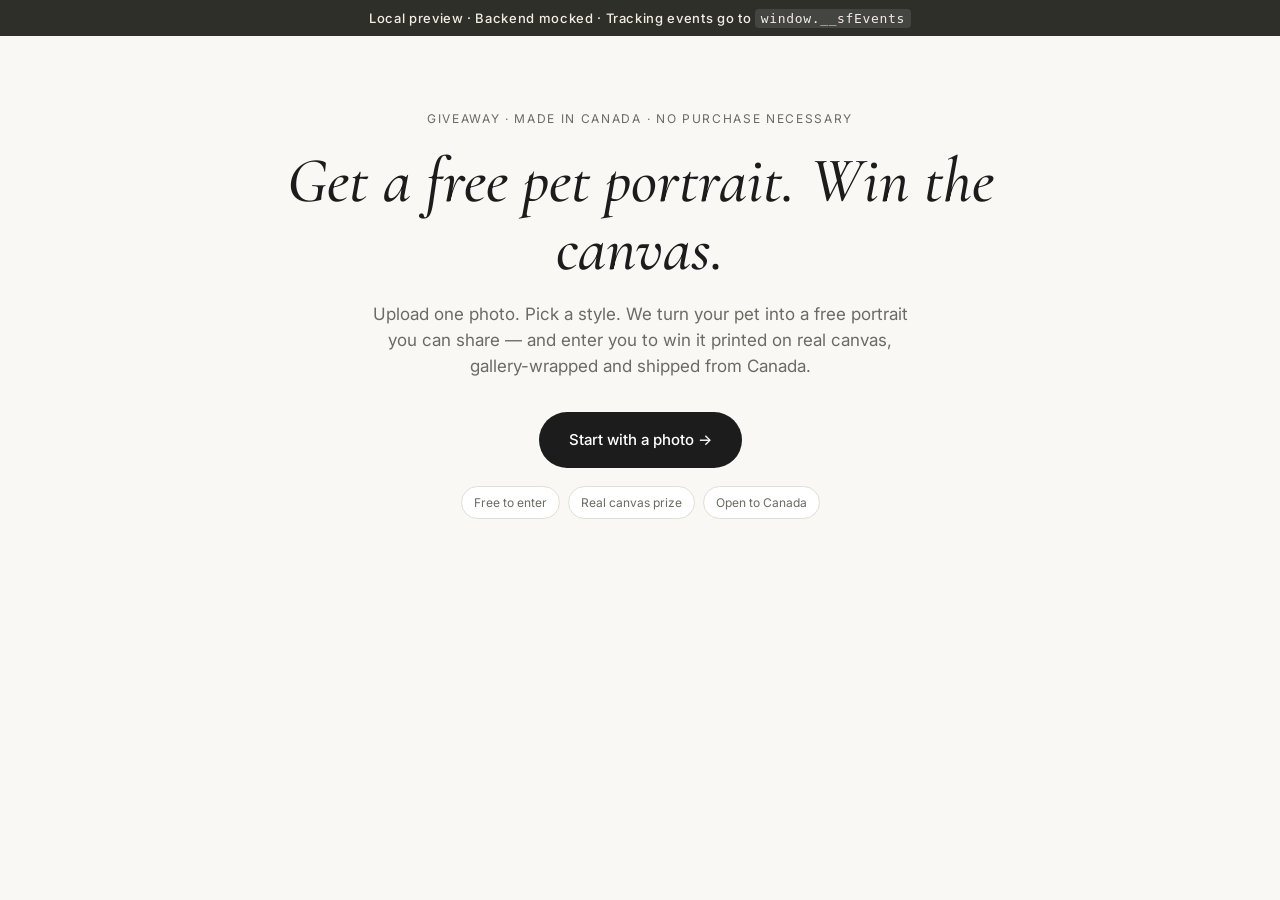
<file: share-funnel-preview.html>
<!doctype html>
<html lang="en">
<head>
<meta charset="utf-8">
<meta name="viewport" content="width=device-width,initial-scale=1">
<title>Share Funnel — preview</title>
<link rel="stylesheet" href="assets/base.css">
<link href="https://fonts.googleapis.com/css2?family=Cormorant+Garamond:ital,wght@0,500;1,400&family=Inter:wght@400;500;600&display=swap" rel="stylesheet">
<style>
  body { background: #faf8f5; margin: 0; }
  .preview-banner { background: #2f2f2a; color: #f3ede6; padding: 10px 18px; font: 500 13px Inter, sans-serif; letter-spacing:.05em; text-align: center; }
  .preview-banner code { background: rgba(255,255,255,.1); padding: 2px 6px; border-radius: 4px; }
</style>
</head>
<body>
<div class="preview-banner">
  Local preview · Backend mocked · Tracking events go to <code>window.__sfEvents</code>
</div>

<script>
  /* Stub window.pp_track so we can verify events without theme.liquid. */
  window.__sfEvents = [];
  window.pp_track = function (name, props) {
    window.__sfEvents.push({ name, props: props || {}, t: Date.now() });
    console.log('[pp_track]', name, props || {});
  };

  /* Mock the /generate + /status endpoints so the funnel renders end-to-end
   * without the Flask backend. /generate returns a queued job; /status flips
   * to processing for a couple polls then complete with a placeholder image
   * served from the local assets/ folder. */
  const originalFetch = window.fetch;
  let _mockTick = 0;
  window.fetch = function (input, init) {
    const url = (typeof input === 'string') ? input : (input && input.url) || '';
    if (/\/generate$/.test(url)) {
      _mockTick = 0;
      return Promise.resolve(new Response(JSON.stringify({ job_id: 'mock-1', status: 'queued', position: 0 }), { status: 202, headers: { 'Content-Type': 'application/json' } }));
    }
    if (/\/status\//.test(url)) {
      _mockTick += 1;
      if (_mockTick < 3) {
        return Promise.resolve(new Response(JSON.stringify({ status: 'processing', job_id: 'mock-1' }), { status: 200, headers: { 'Content-Type': 'application/json' } }));
      }
      return Promise.resolve(new Response(JSON.stringify({
        status: 'complete',
        job_id: 'mock-1',
        raw_preview: '/assets/example-soft-watercolour.webp',
        composited: '/assets/example-soft-watercolour.webp',
      }), { status: 200, headers: { 'Content-Type': 'application/json' } }));
    }
    if (/\/contest\/skill-test/.test(url)) {
      return Promise.resolve(new Response(JSON.stringify({ question: '12 + 18 - 5' }),
        { status: 200, headers: { 'Content-Type': 'application/json' } }));
    }
    if (/\/contest\/earn/.test(url)) {
      try {
        const body = JSON.parse(init?.body || '{}');
        const bonusMap = { story_share: 5, ig_post_tag: 10, sms_consent: 2 };
        const bonus = bonusMap[body.bonus_type] || 0;
        console.log('[mock /contest/earn]', body.bonus_type, '+' + bonus);
        return Promise.resolve(new Response(JSON.stringify({ ok: true, bonus_value: bonus }),
          { status: 200, headers: { 'Content-Type': 'application/json' } }));
      } catch (e) {
        return Promise.resolve(new Response('{"ok":false}', { status: 500 }));
      }
    }
    if (/\/contest\/entry/.test(url)) {
      // Validate the skill-answer field — anything non-25 errors so we can
      // exercise the error path in preview testing.
      try {
        const body = JSON.parse(init?.body || '{}');
        if (parseInt(body.skill_answer, 10) !== 25) {
          return Promise.resolve(new Response(JSON.stringify({ ok: false, code: 'skill_test_failed', error: 'Skill-testing answer is incorrect.' }),
            { status: 400, headers: { 'Content-Type': 'application/json' } }));
        }
        const code = (body.pet_name || 'PET').toUpperCase().slice(0, 4) + '-MOCK';
        return Promise.resolve(new Response(JSON.stringify({
          ok: true, referral_code: code, share_url_suffix: '?ref=' + code,
          klaviyo: true, capi: true,
        }), { status: 200, headers: { 'Content-Type': 'application/json' } }));
      } catch (e) {
        return Promise.resolve(new Response('{}', { status: 500 }));
      }
    }
    return originalFetch.apply(this, arguments);
  };
</script>

<div id="sf-root"
     data-api=""
     data-turnstile-key=""
     data-brand-hashtag="#petprintables"
     data-brand-handle="@petprintables"
     data-brand-domain="petprintables.ca"
     data-logo-url="assets/wordmark_black.svg"
     data-final-cta-label="Get this on real canvas"
     data-final-cta-url="/pages/create">

  <!-- Same DOM as sections/share-funnel.liquid (Liquid evaluated to defaults). -->
  <style>
    .sf-wrap { --sf-fg:#1c1c1c; --sf-muted:#6b6b63; --sf-accent:#8b7d6b; --sf-bg:#faf8f5; --sf-surface:#fff; --sf-border:#e4ddd4; font-family:'Inter',sans-serif; color:var(--sf-fg); }
    .sf-step { display:none; padding:56px 20px; max-width:760px; margin:0 auto; }
    .sf-step.is-active { display:block; }
    .sf-step--hero { max-width:880px; text-align:center; padding-top:72px; padding-bottom:64px; }
    .sf-eyebrow { letter-spacing:.14em; text-transform:uppercase; font-size:12px; color:var(--sf-muted); margin-bottom:18px; }
    .sf-h1 { font-family:'Cormorant Garamond',serif; font-weight:500; font-style:italic; font-size:clamp(36px,6vw,64px); line-height:1.06; margin:0 0 18px; }
    .sf-sub { font-size:17px; line-height:1.55; color:var(--sf-muted); max-width:560px; margin:0 auto 32px; }
    .sf-h2 { font-family:'Cormorant Garamond',serif; font-weight:500; font-style:italic; font-size:clamp(28px,4.4vw,44px); margin:0 0 8px; line-height:1.1; }
    .sf-label { font-size:13px; letter-spacing:.04em; font-weight:500; display:block; margin-bottom:8px; }
    .sf-input { width:100%; padding:14px 16px; font-size:16px; border:1px solid var(--sf-border); border-radius:10px; background:#fff; font-family:inherit; box-sizing:border-box; }
    .sf-field { margin-bottom:22px; }
    .sf-drop { border:2px dashed var(--sf-border); border-radius:14px; padding:36px 20px; text-align:center; background:#fff; cursor:pointer; }
    .sf-drop.is-dragover { border-color:var(--sf-fg); background:#fbf7f0; }
    .sf-drop.is-filled { padding:14px; }
    .sf-drop__preview { display:none; max-width:100%; max-height:240px; border-radius:8px; }
    .sf-drop.is-filled .sf-drop__preview { display:inline-block; }
    .sf-drop.is-filled .sf-drop__copy { display:none; }
    .sf-drop__hint { font-size:13px; color:var(--sf-muted); margin-top:8px; }
    .sf-terms { display:flex; gap:10px; align-items:flex-start; font-size:13px; color:var(--sf-muted); line-height:1.5; margin-bottom:24px; }
    .sf-btn { display:inline-flex; align-items:center; justify-content:center; gap:8px; padding:16px 30px; min-height:56px; border-radius:999px; font-family:inherit; font-size:15px; font-weight:500; cursor:pointer; border:none; background:var(--sf-fg); color:#fff; }
    .sf-btn:hover:not(:disabled) { background:#000; }
    .sf-btn:disabled { opacity:.45; cursor:not-allowed; }
    .sf-btn--full { width:100%; }
    .sf-btn--ghost { background:transparent; color:var(--sf-fg); border:1.5px solid var(--sf-border); }
    .sf-styles { display:grid; grid-template-columns:repeat(2,1fr); gap:14px; margin:28px 0; }
    @media (min-width:640px) { .sf-styles { grid-template-columns:repeat(4,1fr); } }
    .sf-style { position:relative; aspect-ratio:3/4; border-radius:12px; overflow:hidden; cursor:pointer; border:2px solid transparent; background:#fff; }
    .sf-style.is-active { border-color:var(--sf-fg); }
    .sf-style img { width:100%; height:100%; object-fit:cover; display:block; }
    .sf-style__name { position:absolute; left:0; right:0; bottom:0; padding:8px 10px; font-size:12px; font-weight:500; color:#fff; background:linear-gradient(to top,rgba(0,0,0,.7),transparent); text-align:left; }
    .sf-progress { width:100%; max-width:320px; height:4px; background:var(--sf-border); border-radius:2px; overflow:hidden; margin:32px auto; }
    .sf-progress__bar { height:100%; width:0; background:var(--sf-fg); transition:width .4s ease; }
    .sf-spinner { width:36px; height:36px; border:3px solid var(--sf-border); border-top-color:var(--sf-fg); border-radius:50%; animation:sfspin 1s linear infinite; margin:0 auto 20px; }
    @keyframes sfspin { to { transform:rotate(360deg); } }
    .sf-result { display:grid; gap:28px; }
    @media (min-width:760px) { .sf-result { grid-template-columns:1fr 1fr; align-items:start; } }
    .sf-preview { background:#fff; border-radius:14px; padding:18px; box-shadow:0 2px 18px rgba(0,0,0,.04); }
    .sf-tabs { display:flex; gap:6px; padding:4px; background:var(--sf-bg); border-radius:999px; margin-bottom:16px; }
    .sf-tab { flex:1; padding:10px 14px; border-radius:999px; font-size:14px; font-weight:500; color:var(--sf-muted); cursor:pointer; background:transparent; border:none; font-family:inherit; }
    .sf-tab.is-active { background:var(--sf-fg); color:#fff; }
    .sf-canvas-wrap { width:100%; background:#f4f0ea; border-radius:10px; overflow:hidden; }
    .sf-canvas-wrap canvas { width:100%; height:auto; display:block; }
    .sf-share-actions { display:grid; grid-template-columns:1fr 1fr; gap:10px; margin-top:14px; }
    .sf-share-actions .sf-btn { padding:14px 16px; font-size:14px; min-height:48px; }
    .sf-side__h { font-family:'Cormorant Garamond',serif; font-weight:500; font-style:italic; font-size:30px; margin:0 0 10px; }
    .sf-side__p { font-size:15px; line-height:1.55; color:var(--sf-muted); margin:0 0 22px; }
    .sf-error { color:#9e3b33; font-size:14px; margin-top:10px; }
    .sf-hidden { display:none !important; }
    .sf-pills { display:flex; flex-wrap:wrap; gap:8px; justify-content:center; margin:18px 0 0; font-size:12px; color:var(--sf-muted); }
    .sf-pills span { padding:5px 12px; border-radius:999px; background:#fff; border:1px solid var(--sf-border); }
    .sf-entries { background:#fff; border:1px solid var(--sf-border); border-radius:14px; padding:20px; }
    .sf-entries__head { display:flex; align-items:center; gap:10px; margin-bottom:6px; }
    .sf-entries__badge { display:inline-block; padding:4px 10px; border-radius:999px; background:#2f4a35; color:#fff; font-size:11px; font-weight:600; letter-spacing:.08em; text-transform:uppercase; }
    .sf-entries__lead { font-size:14px; color:var(--sf-muted); margin:0 0 14px; }
    .sf-actions { list-style:none; padding:0; margin:0; display:flex; flex-direction:column; gap:10px; }
    .sf-action { display:flex; gap:12px; align-items:center; padding:12px; border-radius:10px; background:var(--sf-bg); }
    .sf-action.is-claimed { background:#ecf3ee; }
    .sf-action__plus { flex-shrink:0; width:44px; height:44px; border-radius:50%; background:var(--sf-fg); color:#fff; display:flex; align-items:center; justify-content:center; font-weight:600; font-size:14px; }
    .sf-action.is-claimed .sf-action__plus { background:#2f4a35; }
    .sf-action__copy { flex:1; min-width:0; font-size:13px; line-height:1.4; }
    .sf-action__copy strong { display:block; color:var(--sf-fg); font-size:14px; margin-bottom:1px; }
    .sf-action__copy span { color:var(--sf-muted); }
    .sf-action__copy code { font-family:ui-monospace,SFMono-Regular,Menlo,monospace; font-size:11px; background:#fff; padding:1px 5px; border-radius:4px; border:1px solid var(--sf-border); word-break:break-all; }
    .sf-action__btn { flex-shrink:0; padding:8px 14px; border:1px solid var(--sf-fg); background:transparent; color:var(--sf-fg); border-radius:999px; font-family:inherit; font-size:12px; font-weight:500; cursor:pointer; }
    .sf-action__btn:hover { background:var(--sf-fg); color:#fff; }
    .sf-action.is-claimed .sf-action__btn { background:#2f4a35; color:#fff; border-color:#2f4a35; cursor:default; }
  </style>
  <section class="sf-wrap" aria-label="Create a shareable pet portrait">
    <div class="sf-step sf-step--hero is-active" data-step="hero">
      <p class="sf-eyebrow">Giveaway · Made in Canada · No purchase necessary</p>
      <h1 class="sf-h1">Get a free pet portrait. Win the canvas.</h1>
      <p class="sf-sub">Upload one photo. Pick a style. We turn your pet into a free portrait you can share — and enter you to win it printed on real canvas, gallery-wrapped and shipped from Canada.</p>
      <button type="button" class="sf-btn" data-action="start">Start with a photo →</button>
      <div class="sf-pills"><span>Free to enter</span><span>Real canvas prize</span><span>Open to Canada</span></div>
    </div>

    <div class="sf-step" data-step="upload">
      <p class="sf-eyebrow">Step 1 of 3</p>
      <h2 class="sf-h2">Photo of your pet</h2>
      <p class="sf-sub" style="text-align:left;margin-left:0;">Clear face, eyes visible, single pet in frame. JPG, PNG or WebP.</p>
      <div class="sf-field"><label class="sf-label" for="sf-pet-name">Pet's name</label>
        <input id="sf-pet-name" class="sf-input" type="text" maxlength="20" placeholder="e.g. Biscuit"></div>
      <div class="sf-field">
        <div class="sf-drop" tabindex="0" role="button" aria-label="Upload pet photo">
          <input type="file" id="sf-photo" accept="image/jpeg,image/png,image/webp" hidden>
          <img class="sf-drop__preview" alt="">
          <div class="sf-drop__copy">
            <div style="font-weight:500;">Tap to upload a photo</div>
            <div class="sf-drop__hint">or drop one here</div>
          </div>
        </div>
      </div>
      <label class="sf-terms"><input type="checkbox" id="sf-terms"><span>I own the rights to this photo and agree it can be used to generate a portrait.</span></label>
      <div id="sf-turnstile" style="margin:10px 0;"></div>
      <div class="sf-error sf-hidden" data-error="upload"></div>
      <button type="button" class="sf-btn sf-btn--full" data-action="to-style" disabled>Pick a style →</button>
    </div>

    <div class="sf-step" data-step="style">
      <p class="sf-eyebrow">Step 2 of 3</p>
      <h2 class="sf-h2">Pick a style</h2>
      <p class="sf-sub" style="text-align:left;margin-left:0;">Each one renders in about 30 seconds.</p>
      <div class="sf-styles" id="sf-style-grid"></div>
      <div style="display:flex;gap:10px;">
        <button type="button" class="sf-btn sf-btn--ghost" data-action="back-to-upload">← Back</button>
        <button type="button" class="sf-btn" style="flex:1;" data-action="generate" disabled>Generate my portrait</button>
      </div>
    </div>

    <div class="sf-step" data-step="generating" style="text-align:center;">
      <div class="sf-spinner" aria-hidden="true"></div>
      <h2 class="sf-h2">Painting <span data-pet-name>your pet</span>…</h2>
      <p class="sf-sub" data-progress-copy="">Brushing in the first layer of colour.</p>
      <div class="sf-progress"><div class="sf-progress__bar" id="sf-progress-bar"></div></div>
      <p class="sf-sub" style="font-size:13px;">This usually takes 25–45 seconds.</p>
    </div>

    <div class="sf-step" data-step="email-gate">
      <p class="sf-eyebrow">Final step · Enter the giveaway</p>
      <h2 class="sf-h2"><span data-pet-name>Your pet</span>'s portrait is ready.</h2>
      <p class="sf-sub" style="text-align:left;margin-left:0;">Tell us where to send the high-res file. You'll also be entered to win the canvas version — printed on canvas, gallery-wrapped, shipped from Canada.</p>
      <div class="sf-field"><label class="sf-label" for="sf-email">Email</label>
        <input id="sf-email" class="sf-input" type="email" placeholder="you@example.com" required></div>
      <div class="sf-field"><label class="sf-label" for="sf-skill">Skill-testing question <span style="color:var(--sf-muted);font-weight:400;">(Canadian giveaway requirement)</span></label>
        <div style="display:flex;gap:10px;align-items:center;">
          <strong id="sf-skill-q" style="font-size:18px;min-width:140px;">…</strong>
          <input id="sf-skill" class="sf-input" type="text" inputmode="numeric" maxlength="4" placeholder="?" required style="max-width:120px;">
        </div>
      </div>
      <label class="sf-terms"><input type="checkbox" id="sf-sms-consent"><span>Text me my entry confirmation + winner alert (optional). <strong>+2 bonus entries</strong></span></label>
      <p class="sf-drop__hint" style="margin-bottom:18px;">By entering you agree to the <a href="/pages/contest-rules" style="color:inherit;text-decoration:underline;">contest rules</a>. Quebec residents excluded. ARV $109.99 CAD.</p>
      <div class="sf-error sf-hidden" data-error="entry"></div>
      <button type="button" class="sf-btn sf-btn--full" data-action="submit-entry">Email my portrait + enter to win →</button>
    </div>

    <div class="sf-step" data-step="share" style="max-width:980px;">
      <p class="sf-eyebrow">Done · Your portrait is ready</p>
      <h2 class="sf-h2" style="margin-bottom:18px;"><span data-pet-name>Your pet</span> looks incredible.</h2>
      <div class="sf-result">
        <div class="sf-preview">
          <div class="sf-tabs" role="tablist">
            <button class="sf-tab is-active" data-format="feed" role="tab">📷 Feed (1:1)</button>
            <button class="sf-tab" data-format="story" role="tab">📱 Story (9:16)</button>
          </div>
          <div class="sf-canvas-wrap"><canvas id="sf-canvas" width="1080" height="1080"></canvas></div>
          <div class="sf-share-actions">
            <button type="button" class="sf-btn" data-action="share">Share</button>
            <button type="button" class="sf-btn sf-btn--ghost" data-action="download">Download</button>
          </div>
          <p class="sf-drop__hint" style="text-align:center;margin-top:12px;">Tag <strong>@petprintables</strong> so we can re-share it.</p>
        </div>
        <div class="sf-side">
          <div class="sf-entries">
            <div class="sf-entries__head"><span class="sf-entries__badge">You're in</span><strong>Entries: <span data-entries-total>1</span></strong></div>
            <p class="sf-entries__lead">Get more entries — each action below adds to your total.</p>
            <ul class="sf-actions">
              <li class="sf-action" data-earn="story">
                <span class="sf-action__plus">+5</span>
                <div class="sf-action__copy"><strong>Share to Instagram Story</strong><span>Tag @petprintables. Save the file first, then post.</span></div>
                <button type="button" class="sf-action__btn" data-action="claim-story">Claim</button>
              </li>
              <li class="sf-action" data-earn="refer">
                <span class="sf-action__plus">+3<small style="display:block;font-size:9px;opacity:.8;letter-spacing:.04em;">per friend</small></span>
                <div class="sf-action__copy"><strong>Refer a friend</strong><span>Credited when they enter. Your link: <code data-refer-link>…</code></span></div>
                <button type="button" class="sf-action__btn" data-action="copy-refer">Copy link</button>
              </li>
              <li class="sf-action" data-earn="tag">
                <span class="sf-action__plus">+10</span>
                <div class="sf-action__copy"><strong>Tag 2 friends in an IG post</strong><span>Use #petprintables so we can find it.</span></div>
                <button type="button" class="sf-action__btn" data-action="claim-tag">Claim</button>
              </li>
            </ul>
          </div>
          <h3 class="sf-side__h" style="margin-top:32px;">Can't wait for the draw?</h3>
          <p class="sf-side__p">Skip the contest and order your canvas directly. Code <strong>SHARE15</strong> takes 15% off.</p>
          <a href="/pages/create" class="sf-btn sf-btn--ghost sf-btn--full" style="text-decoration:none;" data-action="pdp-cta">Get this on real canvas →</a>
          <p class="sf-drop__hint" style="margin-top:14px;">Or <button type="button" data-action="restart" style="background:none;border:none;text-decoration:underline;color:inherit;cursor:pointer;padding:0;font-size:inherit;font-family:inherit;">try another style</button>.</p>
        </div>
      </div>
    </div>
  </section>
</div>

<script src="assets/share-funnel.js"></script>
</body>
</html>
</file>
<file: assets/base.css>
/* ============================================================
   PET PRINTABLES — BASE CSS
   Mobile-first. All brand tokens as CSS custom properties.
   ============================================================ */

/* ── Brand tokens ─────────────────────────────────────────── */
:root {
  --color-bg:       #FAF8F5;
  --color-primary:  #2F2F2A;
  --color-primary-dk: #3D3D36;
  --color-accent:   #8B7D6B;
  --color-ink:      #1C1C1C;
  --color-muted:    #6B6B63;
  --color-surface:  #FFFFFF;
  --color-border:   #E4DDD4;
  --color-success:  #5C7A5E;
  --color-danger:   #9E3B33;
  --color-accent-light: #F3EDE6;
  --font-heading:   'Cormorant Garamond', serif;
  --font-body:      'Inter', sans-serif;

  /* ── Type scale (8 steps) ────────────────────────────────
     Use these everywhere instead of ad-hoc font-size values.
     Body content reads cleanest with --leading-loose; --leading-tight
     is for headings and dense small text. Never invent new sizes —
     if something doesn't fit, the design is wrong, not the scale. */
  --text-xs:    12px;   /* fine print, legal, microcopy */
  --text-sm:    14px;   /* secondary text, captions, helper copy */
  --text-base:  16px;   /* body — the default */
  --text-lg:    20px;   /* lead paragraphs, section subheadings */
  --text-xl:    28px;   /* h3 / large eyebrow */
  --text-2xl:   40px;   /* h2 */
  --text-3xl:   56px;   /* h1 (desktop) */
  --text-4xl:   72px;   /* hero display (rare) */

  --leading-tight:  1.2;
  --leading-base:   1.5;
  --leading-loose:  1.75;
  --measure:        65ch;   /* max readable line length for body copy */

  --radius:         16px;
  --radius-sm:      6px;
  --radius-card:    12px;
  --radius-pill:    100px;
  --shadow:         0 4px 24px rgba(0,0,0,0.08);
  --shadow-sm:      0 2px 8px rgba(0,0,0,0.06);
  --transition:     0.2s ease;
  --max-width:      1280px;
  --gutter:         16px;
  --section-gap:    64px;
}

/* ── Reset ────────────────────────────────────────────────── */
*, *::before, *::after { box-sizing: border-box; margin: 0; padding: 0; }
html { scroll-behavior: smooth; -webkit-text-size-adjust: 100%; }
body {
  font-family: var(--font-body);
  font-size: var(--text-base);
  line-height: var(--leading-loose);
  color: var(--color-ink);
  background: var(--color-bg);
  -webkit-font-smoothing: antialiased;
  /* Defensive: a single overflowing child (e.g. a long unbreakable string,
     a fixed-width button on a narrow viewport, an off-screen drawer) used
     to widen the body past the viewport on mobile, which made the footer
     stop short of the right edge (cream gap on the right) and made the
     cart card look like it was missing its right padding. `clip` (vs.
     `hidden`) preserves position:sticky behavior on descendants. */
  overflow-x: clip;
}

/* Long-form paragraph utility — caps line length for readability.
   Apply to <p> in body content (about, FAQ answers, hero subheading). */
.prose p,
.text-readable {
  max-width: var(--measure);
  line-height: var(--leading-loose);
}
img, video { max-width: 100%; display: block; }
a { color: inherit; text-decoration: none; }
button { cursor: pointer; border: none; background: none; font-family: var(--font-body); }

/* Keyboard-accessible focus ring — applies to interactive elements when
   navigating via keyboard (not mouse). Helps older/keyboard-only users
   track where they are on the page. */
:focus-visible {
  outline: 2px solid var(--color-primary);
  outline-offset: 2px;
  border-radius: 2px;
}
ul, ol { list-style: none; }
input, select, textarea { font-family: var(--font-body); }

/* ── Typography ───────────────────────────────────────────── */
h1, h2, h3, h4 { font-family: var(--font-heading); font-weight: 400; font-style: italic; line-height: var(--leading-tight); color: var(--color-ink); }
h1 { font-size: clamp(var(--text-2xl), 6vw, var(--text-4xl)); }
h2 { font-size: clamp(var(--text-xl), 4.5vw, var(--text-3xl)); }
h3 { font-size: clamp(var(--text-lg), 3vw, var(--text-2xl)); }
h4 { font-size: var(--text-lg); }
p { color: var(--color-ink); }
.text-muted { color: var(--color-muted); }
.text-center { text-align: center; }
.eyebrow {
  font-family: var(--font-body);
  font-size: var(--text-xs);
  font-weight: 600;
  letter-spacing: 0.14em;
  text-transform: uppercase;
  color: var(--color-muted);
  display: block;
  margin-bottom: 8px;
}

/* ── Layout helpers ───────────────────────────────────────── */
.container {
  width: 100%;
  max-width: var(--max-width);
  margin: 0 auto;
  padding: 0 var(--gutter);
}
.container--narrow { max-width: 760px; }
.container--mid    { max-width: 960px; }
.section-padding { padding: var(--section-gap) 0; }

/* ── Buttons ──────────────────────────────────────────────── */
.btn {
  display: inline-flex;
  align-items: center;
  justify-content: center;
  gap: 8px;
  padding: 14px 28px;
  border-radius: var(--radius-sm);
  font-family: var(--font-body);
  font-size: var(--text-base);
  font-weight: 600;
  letter-spacing: 0.1em;
  text-transform: uppercase;
  transition: background var(--transition), color var(--transition), transform var(--transition);
  min-height: 52px;
  min-width: 48px;
  white-space: nowrap;
}
.btn--primary {
  background: var(--color-primary);
  color: #fff;
}
.btn--primary:hover { background: var(--color-primary-dk); transform: translateY(-1px); }
.btn--outline {
  background: transparent;
  color: var(--color-accent);
  border: 1.5px solid var(--color-accent);
}
.btn--outline:hover { background: var(--color-accent); color: #fff; }
.btn--large { padding: 18px 36px; font-size: var(--text-lg); min-height: 60px; }
.btn--full { width: 100%; }

/* ── Minimalist framed-canvas CTA ─────────────────────────── */
/* Outer dark "frame" wrapping a cream "canvas" interior. The arrow at
   the end of the label nudges the user toward the next step. Used for
   the homepage hero CTA + final CTA — it's the brand's product made
   button-shaped, so the offer reads as "your portrait, framed." */
.btn--canvas-frame {
  background: var(--color-ink, #1c1612);
  padding: 5px;
  color: var(--color-ink, #1c1612);
  text-transform: none;
  letter-spacing: 0;
  /* Override .btn defaults that conflict with the frame structure */
  display: inline-flex;
  align-items: stretch;
  gap: 0;
  font-weight: 600;
  border-radius: 3px;
  min-height: 0;
  box-shadow: 0 6px 18px rgba(28, 22, 18, 0.22), 0 2px 4px rgba(28, 22, 18, 0.18);
  transition: transform 0.22s ease, box-shadow 0.22s ease;
}
.btn--canvas-frame:hover {
  transform: translateY(-2px);
  box-shadow: 0 10px 24px rgba(28, 22, 18, 0.28), 0 3px 6px rgba(28, 22, 18, 0.2);
}
.btn--canvas-frame .btn__canvas-inner {
  background: #fdf8f0;
  color: var(--color-ink, #1c1612);
  padding: 14px 26px;
  border-radius: 1px;
  display: inline-flex;
  align-items: center;
  justify-content: center;
  gap: 14px;
  font-family: var(--font-body);
  font-weight: 600;
  letter-spacing: 0.08em;
  text-transform: uppercase;
  font-size: var(--text-sm);
  white-space: nowrap;
  width: 100%;
}
.btn--canvas-frame.btn--large .btn__canvas-inner {
  padding: 18px 34px;
  font-size: var(--text-base);
}
.btn--canvas-frame .btn__arrow {
  width: 18px;
  height: 18px;
  flex: 0 0 auto;
  transition: transform 0.22s ease;
}
.btn--canvas-frame:hover .btn__arrow {
  transform: translateX(5px);
}

/* ── Announcement bar ─────────────────────────────────────── */
.announcement-bar {
  background: var(--color-ink);
  color: #fff;
  text-align: center;
  padding: 10px var(--gutter);
  font-size: var(--text-base);
  letter-spacing: 0.04em;
}
.announcement-bar p { color: inherit; margin: 0; }
.announcement-bar a { color: #fff; text-decoration: underline; }
/* Homepage urgency banner hidden too (hero has its own urgency) — keep on other pages */
.template-index .urgency-banner { display: none; }

/* ── Urgency banner (site-wide, settings-driven) ──────────── */
.urgency-banner {
  background: var(--urgency-bg, #2F4A35);
  color: var(--urgency-fg, #FFFFFF);
  padding: 10px 16px;
  position: relative;
  z-index: 101;
  overflow: hidden;
}
.urgency-banner__inner {
  display: flex;
  align-items: center;
  justify-content: center;
  gap: 10px;
  flex-wrap: wrap;
  font-family: var(--font-body);
  font-size: var(--text-base);
  font-weight: 500;
  letter-spacing: 0.02em;
  max-width: var(--max-width);
  margin: 0 auto;
  text-align: center;
}
.urgency-banner__icon {
  font-size: var(--text-base);
  animation: urgency-pulse 2s ease-in-out infinite;
  display: inline-block;
}
.urgency-banner__text p { margin: 0; }
.urgency-banner__text strong { font-weight: 700; }
.urgency-banner__cta {
  color: inherit;
  text-decoration: underline;
  text-underline-offset: 3px;
  font-weight: 600;
  white-space: nowrap;
}
.urgency-banner__cta:hover { opacity: 0.85; }
@keyframes urgency-pulse {
  0%, 100% { transform: scale(1); }
  50% { transform: scale(1.15); }
}
@media (max-width: 480px) {
  .urgency-banner { padding: 8px 12px; }
  .urgency-banner__inner { font-size: var(--text-sm); gap: 8px; }
}
@media (prefers-reduced-motion: reduce) {
  .urgency-banner__icon { animation: none; }
}

/* Positioning context for the absolute homepage header so it anchors
   below the announcement bar rather than to the viewport top. */
.site-frame { position: relative; }

/* ── Header ───────────────────────────────────────────────── */
.site-header {
  position: sticky;
  top: 0;
  z-index: 100;
  background: rgba(250,248,245,0.95);
  backdrop-filter: blur(8px);
  border-bottom: 1px solid var(--color-border);
  padding: 0 var(--gutter);
}
/* Transparent header overlaying the hero on homepage */
.template-index .site-header {
  position: absolute;
  left: 0;
  right: 0;
  top: 0;
  z-index: 100;
  background: transparent !important;
  backdrop-filter: none !important;
  border-bottom: none !important;
  -webkit-backdrop-filter: none !important;
}
/* Homepage transparent header — white text/icons on hero */
.template-index .site-header:not(.is-scrolled) .site-header__logo,
.template-index .site-header:not(.is-scrolled) .site-header__nav a,
.template-index .site-header:not(.is-scrolled) .site-header__actions a,
.template-index .site-header:not(.is-scrolled) .site-header__actions button,
.template-index .site-header:not(.is-scrolled) .nav-dropdown__trigger {
  color: #fff !important;
}
.template-index .site-header:not(.is-scrolled) .hamburger span {
  background: #fff !important;
  box-shadow: 0 1px 3px rgba(0,0,0,0.3);
}
.template-index .site-header:not(.is-scrolled) .site-header__logo img {
  filter: brightness(0) invert(1);
}
/* Dropdown menu always dark text — never inherit hero white */
.template-index .site-header:not(.is-scrolled) .nav-dropdown__menu a {
  color: var(--color-ink) !important;
}
.template-index .site-header:not(.is-scrolled) .btn--primary {
  background: rgba(255,255,255,0.12) !important;
  border: 1px solid rgba(255,255,255,0.4) !important;
  color: #fff !important;
  backdrop-filter: blur(8px);
  -webkit-backdrop-filter: blur(8px);
}
/* When scrolled past hero — solid header with dark text */
.template-index .site-header.is-scrolled {
  position: fixed;
  background: rgba(250,248,245,0.95) !important;
  backdrop-filter: blur(8px) !important;
  -webkit-backdrop-filter: blur(8px) !important;
  border-bottom: 1px solid var(--color-border) !important;
}
/* Mobile homepage — drop the transparent-overlay treatment. The header
   sits in normal flow with its own light background so the hero starts
   below it cleanly, no overlap, no white-on-light contrast issues. */
@media (max-width: 760px) {
  .template-index .site-header {
    position: sticky !important;
    background: rgba(250,248,245,0.95) !important;
    backdrop-filter: blur(8px) !important;
    -webkit-backdrop-filter: blur(8px) !important;
    border-bottom: 1px solid var(--color-border) !important;
  }
  .template-index .site-header:not(.is-scrolled) .site-header__logo,
  .template-index .site-header:not(.is-scrolled) .site-header__nav a,
  .template-index .site-header:not(.is-scrolled) .site-header__actions a,
  .template-index .site-header:not(.is-scrolled) .site-header__actions button,
  .template-index .site-header:not(.is-scrolled) .nav-dropdown__trigger {
    color: var(--color-ink) !important;
  }
  .template-index .site-header:not(.is-scrolled) .hamburger span {
    background: var(--color-ink) !important;
    box-shadow: none;
  }
  .template-index .site-header:not(.is-scrolled) .site-header__logo img {
    filter: none;
  }
  .template-index .site-header:not(.is-scrolled) .btn--primary {
    background: var(--color-primary, #2F2F2A) !important;
    border: 1px solid transparent !important;
    color: #fff !important;
    backdrop-filter: none;
    -webkit-backdrop-filter: none;
  }
}
.site-header__inner {
  position: relative;
  display: flex;
  align-items: center;
  justify-content: space-between;
  height: 64px;
  max-width: var(--max-width);
  margin: 0 auto;
}
/* Pin the logo to the geometric centre of the header so left/right flank
   widths (hamburger vs cart + CTA) can never push it off-centre. The
   max-width guard leaves breathing room for the flanking icons on narrow
   viewports. */
.site-header__logo {
  position: absolute;
  left: 50%;
  top: 50%;
  transform: translate(-50%, -50%);
  font-family: var(--font-heading);
  font-size: var(--text-lg);
  font-weight: 700;
  color: var(--color-ink);
  display: flex;
  align-items: center;
  justify-content: center;
  max-width: calc(100% - 120px);
  pointer-events: auto;
}
.site-header__logo img {
  height: 64px;
  width: auto;
  max-width: 100%;
  display: block;
}
@media (max-width: 760px) {
  .site-header__logo img { height: 48px; }
}
.site-header__nav {
  display: none;
  gap: 28px;
  font-size: var(--text-sm);
  font-weight: 500;
}
.site-header__nav a:hover { color: var(--color-primary); }
.site-header__actions {
  display: flex;
  align-items: center;
  gap: 16px;
}
.header-icon-btn {
  display: flex;
  align-items: center;
  justify-content: center;
  width: 44px;
  height: 44px;
  border-radius: 50%;
  transition: background var(--transition);
}
.header-icon-btn:hover { background: var(--color-border); }
.cart-count {
  background: #DC2626;
  color: #fff;
  font-size: var(--text-xs);
  font-weight: 700;
  border-radius: 50%;
  width: 18px;
  height: 18px;
  display: inline-flex;
  align-items: center;
  justify-content: center;
  margin-left: -10px;
  margin-top: -14px;
  box-shadow: 0 0 0 0 rgba(220, 38, 38, 0.6);
  animation: cart-count-pulse 2.2s ease-in-out infinite;
}
@keyframes cart-count-pulse {
  0%   { transform: scale(1);    box-shadow: 0 0 0 0 rgba(220, 38, 38, 0.55); }
  50%  { transform: scale(1.12); box-shadow: 0 0 0 8px rgba(220, 38, 38, 0); }
  100% { transform: scale(1);    box-shadow: 0 0 0 0 rgba(220, 38, 38, 0); }
}
@media (prefers-reduced-motion: reduce) {
  .cart-count { animation: none; }
}
.hamburger {
  display: flex !important;
  flex-direction: column;
  gap: 5px;
  width: 24px;
  padding: 10px 0;
  cursor: pointer;
  z-index: 10;
}
.hamburger span {
  display: block;
  width: 100%;
  height: 2.5px;
  background: var(--color-ink);
  border-radius: 2px;
  transition: var(--transition);
}
@media (min-width: 1024px) {
  .hamburger { display: none !important; }
}

/* Mobile nav drawer */
.nav-drawer {
  position: fixed;
  inset: 0;
  z-index: 200;
  pointer-events: none;
}
.nav-drawer__overlay {
  position: absolute;
  inset: 0;
  background: rgba(0,0,0,0.4);
  opacity: 0;
  transition: opacity 0.3s;
}
.nav-drawer__panel {
  position: absolute;
  top: 0;
  left: 0;
  bottom: 0;
  width: min(320px, 85vw);
  background: var(--color-bg);
  padding: 24px var(--gutter);
  transform: translateX(-100%);
  transition: transform 0.3s ease;
  overflow-y: auto;
}
.nav-drawer.is-open { pointer-events: auto; }
.nav-drawer.is-open .nav-drawer__overlay { opacity: 1; }
.nav-drawer.is-open .nav-drawer__panel { transform: translateX(0); }
.nav-drawer__close {
  display: flex;
  align-items: center;
  justify-content: flex-end;
  margin-bottom: 24px;
}
.nav-drawer__links { display: flex; flex-direction: column; gap: 0; }
.nav-drawer__links > a {
  display: block;
  padding: 16px 0;
  font-size: var(--text-base);
  font-weight: 500;
  border-bottom: 1px solid var(--color-border);
}

/* Desktop dropdown */
.nav-dropdown { position: relative; }
.nav-dropdown__trigger {
  display: inline-flex;
  align-items: center;
  gap: 4px;
  font: inherit;
  font-size: var(--text-sm);
  font-weight: 500;
  color: inherit;
  background: none;
  border: none;
  padding: 0;
  cursor: pointer;
}
.nav-dropdown__trigger svg { transition: transform 0.2s ease; }
.nav-dropdown__trigger[aria-expanded="true"] svg { transform: rotate(180deg); }
.nav-dropdown__menu {
  display: none;
  position: absolute;
  top: calc(100% + 12px);
  left: -12px;
  min-width: 180px;
  background: var(--color-bg);
  border: 1px solid var(--color-border);
  border-radius: 10px;
  padding: 8px 0;
  box-shadow: 0 8px 24px rgba(0,0,0,0.08);
  z-index: 150;
}
.nav-dropdown__menu.is-open { display: block; }
.nav-dropdown__menu a {
  display: block;
  padding: 10px 20px;
  font-size: var(--text-sm);
  font-weight: 400;
  color: var(--color-ink);
  transition: background 0.15s;
}
.nav-dropdown__menu a:hover { background: var(--color-surface); }

/* Mobile collapsible groups */
.nav-drawer__group { border-bottom: 1px solid var(--color-border); }
.nav-drawer__group-toggle {
  display: flex;
  align-items: center;
  justify-content: space-between;
  width: 100%;
  padding: 16px 0;
  font-size: var(--text-base);
  font-weight: 500;
  color: var(--color-ink);
  background: none;
  border: none;
  cursor: pointer;
  font-family: inherit;
}
.nav-drawer__group-toggle svg { transition: transform 0.25s ease; }
.nav-drawer__group-toggle[aria-expanded="true"] svg { transform: rotate(180deg); }
.nav-drawer__group-links {
  display: none;
  padding-bottom: 12px;
}
.nav-drawer__group-links.is-open { display: block; }
.nav-drawer__group-links a {
  display: block;
  padding: 10px 0 10px 16px;
  font-size: var(--text-base);
  font-weight: 400;
  color: var(--color-muted);
}
.nav-drawer__group-links a:hover { color: var(--color-ink); }

/* ── Hero ─────────────────────────────────────────────────── */
.hero {
  position: relative;
  min-height: 100svh;
  display: flex;
  align-items: flex-end;
  overflow: hidden;
  background: var(--color-ink);
}
.hero__media {
  position: absolute;
  inset: 0;
}
.hero__media img {
  width: 100%;
  height: 100%;
  object-fit: cover;
  object-position: center 30%;
  display: block;
}
.hero--parallax .hero__media img {
  will-change: transform;
  transform: translate3d(0, 0, 0) scale(1.18);
  transform-origin: center center;
}
@media (prefers-reduced-motion: reduce) {
  .hero--parallax .hero__media img {
    transform: none;
    will-change: auto;
  }
}
/* Bottom gradient — attached to the hero, not the content */
.hero::after {
  content: '';
  position: absolute;
  left: 0; right: 0; bottom: 0;
  height: 75%;
  background: linear-gradient(to top, rgba(0,0,0,0.92) 0%, rgba(0,0,0,0.65) 35%, rgba(0,0,0,0.20) 70%, transparent 100%);
  z-index: 1;
  pointer-events: none;
}
.hero__content {
  position: relative;
  z-index: 2;
  text-align: center;
  padding: 40px var(--gutter) 28px;
  width: 100%;
  max-width: var(--max-width);
  margin: 0 auto;
}
.hero__rating {
  display: inline-flex;
  align-items: center;
  gap: 6px;
  background: rgba(255,255,255,0.12);
  backdrop-filter: blur(10px);
  -webkit-backdrop-filter: blur(10px);
  border: 1px solid rgba(255,255,255,0.18);
  border-radius: var(--radius-pill);
  padding: 6px 14px;
  font-size: var(--text-sm);
  color: #fff;
  margin-bottom: 16px;
}
.hero__title {
  color: #fff;
  margin-bottom: 8px;
  text-shadow: 0 2px 16px rgba(0,0,0,0.4);
  font-size: clamp(var(--text-2xl), 5.5vw, var(--text-3xl));
}
.hero__sub {
  color: rgba(255,255,255,0.85);
  font-size: clamp(var(--text-sm), 2.5vw, var(--text-base));
  max-width: 480px;
  margin: 0 auto 16px;
  line-height: var(--leading-base);
}
.hero__cta-group {
  display: flex;
  flex-direction: column;
  align-items: center;
  gap: 10px;
}
/* Hero glass CTA button */
.hero .btn--primary {
  background: rgba(255,255,255,0.15);
  backdrop-filter: blur(12px);
  -webkit-backdrop-filter: blur(12px);
  border: 1px solid rgba(255,255,255,0.3);
  color: #fff;
  box-shadow: 0 0 20px rgba(255,255,255,0.15), 0 0 40px rgba(255,255,255,0.05), inset 0 1px 0 rgba(255,255,255,0.2);
  transition: all 0.3s ease;
}
.hero .btn--primary:hover {
  background: rgba(255,255,255,0.25);
  border-color: rgba(255,255,255,0.5);
  box-shadow: 0 0 28px rgba(255,255,255,0.25), 0 0 56px rgba(255,255,255,0.08), inset 0 1px 0 rgba(255,255,255,0.3);
  transform: translateY(-1px);
}
.hero__reassurance {
  color: rgba(255,255,255,0.85);
  font-size: clamp(var(--text-sm), 2.2vw, var(--text-base));
  margin-top: 10px;
  letter-spacing: 0.02em;
}

/* ── Style carousel ──────────────────────────────────────── */
/* Textured background — paper-grain noise + a warm clay wash anchored
   at the top, fading down so the carousel section visually melts into
   "How it works" below. The noise is a tiny inline SVG (no extra HTTP
   request) tinted to the brand's warm taupe so it reads as gallery-
   print paper, not as pixel grit. */
.style-carousel {
  position: relative;
  background:
    /* Top warm wash + bottom fade combined into one vertical gradient
       so the section reads as a single warm tinted band. The clay
       hue (#E2C7A8 brand accent) sits richest in the middle and
       softens at both edges — top to differentiate from the hero
       above, bottom to dissolve into HIW's plain cream. */
    linear-gradient(to bottom,
      rgba(226, 199, 168, 0.18) 0%,
      rgba(226, 199, 168, 0.42) 35%,
      rgba(226, 199, 168, 0.32) 65%,
      rgba(226, 199, 168, 0) 100%),
    /* Paper-grain noise — fractalNoise at low frequency for organic
       paper-fibre feel. Tinted warm taupe ~10% alpha — visible enough
       to read as texture, not as digital noise. */
    url("data:image/svg+xml;utf8,<svg xmlns='http://www.w3.org/2000/svg' viewBox='0 0 240 240'><filter id='n'><feTurbulence type='fractalNoise' baseFrequency='0.75' numOctaves='2' seed='7' stitchTiles='stitch'/><feColorMatrix values='0 0 0 0 0.55  0 0 0 0 0.49  0 0 0 0 0.42  0 0 0 0.10 0'/></filter><rect width='100%' height='100%' filter='url(%23n)'/></svg>"),
    var(--color-bg);
  background-size: auto, 240px 240px, auto;
  background-repeat: no-repeat, repeat, no-repeat;
  padding: 36px 0 20px;
  overflow: hidden;
}
/* Adjacent-section override — the carousel's bottom now fades into
   transparent which reveals the cream behind it, so the next section
   sits flush with no extra top pad on top of the carousel's own
   bottom pad. */
.style-carousel + .hiw { padding-top: 0; background: var(--color-bg); }
.style-carousel__track {
  display: flex;
  width: max-content;
  animation: style-carousel-scroll 40s linear infinite;
}
.style-carousel__track:hover { animation-play-state: paused; }
.style-carousel__set {
  display: flex;
  gap: 20px;
  padding-right: 20px;
  flex-shrink: 0;
}
@keyframes style-carousel-scroll {
  0%   { transform: translateX(0); }
  100% { transform: translateX(-50%); }
}
@media (prefers-reduced-motion: reduce) {
  .style-carousel__track { animation: none; overflow-x: auto; }
}
.style-carousel__item {
  flex: 0 0 auto;
  text-align: center;
  width: 160px;
}
.style-carousel__item img {
  width: 160px;
  height: 200px;
  object-fit: cover;
  border-radius: 14px;
  display: block;
  box-shadow: 0 4px 16px rgba(0,0,0,0.08);
  transition: transform 0.3s ease, box-shadow 0.3s ease;
}
.style-carousel__item:hover img {
  transform: translateY(-4px);
  box-shadow: 0 8px 28px rgba(0,0,0,0.12);
}
.style-carousel__label {
  display: block;
  margin-top: 8px;
  font-family: var(--font-body);
  font-size: var(--text-xs);
  font-weight: 600;
  color: var(--color-muted);
  text-transform: uppercase;
  letter-spacing: 0.05em;
}

/* ── Trust bar (static glassmorphism) ─────────────────────────
   Sits at the seam between the hero and the next section. Pulls up
   over the hero by ~52px so the translucent dark glass actually has
   the watercolour / canvas-on-wall behind it to blur — that's where
   the glassmorphism effect earns its keep. Inherited from the
   announcement bar's dark ink base for visual continuity. */
.trust-bar {
  position: relative;
  margin-top: 0;
  z-index: 1;
  background: #FAF8F5;
  border-top: 1px solid rgba(28, 28, 28, 0.08);
  border-bottom: 1px solid rgba(28, 28, 28, 0.08);
  color: rgba(28, 28, 28, 0.78);
  padding: 18px var(--gutter, 16px);
  overflow: hidden;
}
.trust-bar__row {
  display: flex;
  flex-wrap: nowrap;
  align-items: center;
  justify-content: center;
  gap: clamp(28px, 5vw, 64px);
  width: 100%;
  max-width: var(--max-width, 1280px);
  margin: 0 auto;
  /* Mobile: items overflow → horizontal scroll. Desktop: fits cleanly. */
  overflow-x: auto;
  -webkit-overflow-scrolling: touch;
  scrollbar-width: none;
}
.trust-bar__row::-webkit-scrollbar { display: none; }
.trust-bar__item {
  display: inline-flex;
  align-items: center;
  gap: 10px;
  white-space: nowrap;
  font-size: 0.82rem;
  font-weight: 500;
  color: rgba(28, 28, 28, 0.78);
  letter-spacing: 0.02em;
  flex-shrink: 0;
}
/* No vertical dividers — items separated by whitespace alone for the
   editorial frieze feel (matching the testimonial marquee style). */
.trust-bar__item + .trust-bar__item {
  border-left: none;
  padding-left: 0;
}
.trust-icon {
  font-size: 0.9rem;
  color: var(--color-accent, #8B7D6B);
  opacity: 0.85;
  vertical-align: 1px;
}
@media (max-width: 760px) {
  .trust-bar {
    padding: 14px var(--gutter, 16px);
  }
  /* Mobile: items overflow into a horizontal scroll strip; align to
     the start so the first item is visible without a leading gap. */
  .trust-bar__row {
    justify-content: flex-start;
    gap: clamp(20px, 6vw, 32px);
  }
  .trust-bar__item {
    font-size: 0.78rem;
    letter-spacing: 0.02em;
  }
  .trust-bar__item:first-child { padding-left: 2px; }
  .trust-bar__item:last-child  { padding-right: 2px; }
}

/* ── How it works ─────────────────────────────────────────── */
.hiw { background: var(--color-bg); }
.hiw__steps {
  display: flex;
  gap: 20px;
  overflow-x: auto;
  -webkit-overflow-scrolling: touch;
  scrollbar-width: none;
  padding-bottom: 8px;
  margin-top: 40px;
}
.hiw__steps::-webkit-scrollbar { display: none; }
.hiw__step {
  flex: 0 0 260px;
  background: var(--color-surface);
  border-radius: var(--radius);
  padding: 28px 24px;
  box-shadow: var(--shadow-sm);
  text-align: center;
}
/* Step card with hyper-real media — image fills the top, the number
   sits as a glassmorphism badge overlaid on the image, and the body
   gets normal padding below. */
.hiw__step--media {
  position: relative;
  flex: 0 0 320px;
  padding: 0 0 24px;
  overflow: hidden;
}
.hiw__step-media {
  position: relative;
  aspect-ratio: 4 / 3;
  width: 100%;
  overflow: hidden;
  background: var(--color-bg);
}
.hiw__step-media img {
  width: 100%; height: 100%;
  object-fit: cover; display: block;
  transform-origin: center;
  /* Slow Ken Burns scale + drift so the still image feels alive
     without competing with the hero animation. Each card gets a
     unique delay below so the trio doesn't pulse in unison. */
  animation: hiw-kenburns 14s ease-in-out infinite alternate;
}
.hiw__step--media:nth-child(1) .hiw__step-media img { animation-delay: 0s; }
.hiw__step--media:nth-child(2) .hiw__step-media img { animation-delay: -4.5s; }
.hiw__step--media:nth-child(3) .hiw__step-media img { animation-delay: -9s; }
@keyframes hiw-kenburns {
  0%   { transform: scale(1) translate(0%, 0%); }
  100% { transform: scale(1.06) translate(-1%, -1%); }
}
@media (prefers-reduced-motion: reduce) {
  .hiw__step-media img { animation: none; }
}
/* Number badge — overlaid on top-left corner of the media area
   (instead of stacked above the title). Glass background so it stays
   legible regardless of the photo behind it. */
.hiw__step--media .hiw__step-num {
  position: absolute;
  top: 12px; left: 12px;
  width: 36px; height: 36px;
  font-size: var(--text-sm);
  background: rgba(28, 28, 28, 0.6);
  color: #fff;
  backdrop-filter: blur(8px);
  -webkit-backdrop-filter: blur(8px);
  border: 1px solid rgba(255, 255, 255, 0.18);
  margin: 0;
  z-index: 2;
}
.hiw__step--media .hiw__step-body {
  padding: 20px 22px 0;
}
.hiw__step-num {
  width: 44px;
  height: 44px;
  border-radius: 50%;
  background: var(--color-accent);
  color: #fff;
  font-family: var(--font-body);
  font-size: var(--text-sm);
  font-weight: 600;
  display: inline-flex;
  align-items: center;
  justify-content: center;
  margin-bottom: 16px;
}
.hiw__step-icon { font-size: var(--text-2xl); margin-bottom: 12px; }
.hiw__step h3 { font-size: var(--text-lg); margin-bottom: 8px; }
.hiw__step p { font-size: var(--text-base); color: var(--color-muted); line-height: var(--leading-base); }

/* Vertical timeline layout — used on the dedicated How It Works page.
   Matches via either:
     .hiw--vertical (section setting)          — explicit opt-in
     body.template-page-how-it-works .hiw      — scoped to that page template
   Stacks steps with a connecting line down the left, number circle on
   the left, content on the right. Centred within a narrow column. */
.hiw--vertical .hiw__steps,
.template-page-how-it-works .hiw .hiw__steps {
  display: flex;
  flex-direction: column;
  gap: 20px;
  overflow: visible;
  max-width: 640px;
  margin: 40px auto 0;
  padding: 0;
  position: relative;
}
.hiw--vertical .hiw__steps::before,
.template-page-how-it-works .hiw .hiw__steps::before {
  content: '';
  position: absolute;
  left: 21px;
  top: 22px;
  bottom: 22px;
  width: 2px;
  background: var(--color-border);
  z-index: 0;
}
.hiw--vertical .hiw__step,
.template-page-how-it-works .hiw .hiw__step {
  flex: 1 1 auto;
  display: flex;
  align-items: flex-start;
  gap: 20px;
  background: var(--color-surface);
  border: 1px solid var(--color-border);
  border-radius: var(--radius);
  padding: 20px 24px;
  box-shadow: none;
  text-align: left;
  position: relative;
  z-index: 1;
}
.hiw--vertical .hiw__step-num,
.template-page-how-it-works .hiw .hiw__step-num {
  flex: 0 0 auto;
  margin: 0;
}
.hiw--vertical .hiw__step-body,
.template-page-how-it-works .hiw .hiw__step-body { flex: 1 1 auto; min-width: 0; }
.hiw--vertical .hiw__step h3,
.template-page-how-it-works .hiw .hiw__step h3 { margin-top: 4px; }

/* ── Product showcase ─────────────────────────────────────── */
.product-showcase { background: var(--color-bg); }
.product-showcase__grid {
  display: flex;
  gap: 16px;
  overflow-x: auto;
  -webkit-overflow-scrolling: touch;
  scrollbar-width: none;
  padding-bottom: 8px;
  margin-top: 32px;
}
.product-showcase__grid::-webkit-scrollbar { display: none; }
/* Product card base defined in collection grid section below */

/* ── Social proof ticker ──────────────────────────────────── */
.review-ticker {
  background: var(--color-surface);
  padding: 18px 0;
  overflow: hidden;
  border-top: 1px solid var(--color-border);
  border-bottom: 1px solid var(--color-border);
}
.review-ticker__track {
  display: flex;
  gap: 48px;
  animation: ticker 30s linear infinite;
  width: max-content;
}
.review-ticker__track:hover { animation-play-state: paused; }
@keyframes ticker {
  from { transform: translateX(0); }
  to   { transform: translateX(-50%); }
}
.review-ticker__item {
  display: flex;
  align-items: center;
  gap: 10px;
  white-space: nowrap;
  font-size: var(--text-sm);
}
.review-ticker__stars { color: var(--color-accent); letter-spacing: 1px; }

/* ── Before/After slider ──────────────────────────────────── */
.before-after { background: var(--color-bg); }
.before-after__slider {
  position: relative;
  border-radius: var(--radius);
  overflow: hidden;
  box-shadow: var(--shadow);
  user-select: none;
  max-width: 640px;
  margin: 32px auto 0;
  aspect-ratio: 1;
  cursor: ew-resize;
}
.before-after__img {
  position: absolute;
  inset: 0;
  width: 100%;
  height: 100%;
  object-fit: cover;
}
.before-after__after {
  clip-path: inset(0 50% 0 0);
}
.before-after__divider {
  position: absolute;
  top: 0;
  bottom: 0;
  left: 50%;
  width: 2px;
  background: #fff;
  transform: translateX(-50%);
  z-index: 10;
}
.before-after__handle {
  position: absolute;
  top: 50%;
  left: 50%;
  transform: translate(-50%, -50%);
  width: 44px;
  height: 44px;
  border-radius: 50%;
  background: #fff;
  box-shadow: var(--shadow);
  display: flex;
  align-items: center;
  justify-content: center;
  z-index: 11;
  font-size: var(--text-base);
}
.before-after__label {
  position: absolute;
  bottom: 12px;
  font-size: var(--text-xs);
  font-weight: 700;
  letter-spacing: 0.1em;
  text-transform: uppercase;
  background: rgba(0,0,0,0.45);
  color: #fff;
  padding: 4px 10px;
  border-radius: var(--radius-pill);
}
.before-after__label--before { left: 12px; }
.before-after__label--after  { right: 12px; }

/* ── FAQ ──────────────────────────────────────────────────── */
.faq { background: var(--color-surface); }
.faq__list { margin-top: 32px; }
.faq__item {
  border-bottom: 1px solid var(--color-border);
}
.faq__question {
  display: flex;
  align-items: center;
  justify-content: space-between;
  width: 100%;
  text-align: left;
  padding: 24px 0;
  font-family: var(--font-heading);
  font-size: clamp(var(--text-lg), 2.5vw, var(--text-xl));
  font-weight: 400;
  font-style: italic;
  color: var(--color-ink);
  gap: 16px;
  min-height: 72px;
}
.faq__question svg {
  flex-shrink: 0;
  transition: transform 0.25s ease;
}
.faq__question[aria-expanded="true"] svg { transform: rotate(180deg); }
.faq__answer {
  display: none;
  padding-bottom: 20px;
  font-size: var(--text-sm);
  color: var(--color-muted);
  line-height: var(--leading-loose);
  max-width: 640px;
}
.faq__answer.is-open { display: block; }

/* ── Final CTA ────────────────────────────────────────────── */
.final-cta {
  background: linear-gradient(135deg, var(--color-ink) 0%, #2F2F2A 100%);
  padding: var(--section-gap) var(--gutter);
  text-align: center;
}
.final-cta h2 { color: #fff; margin-bottom: 12px; }
.final-cta p  { color: rgba(255,255,255,0.75); margin-bottom: 28px; max-width: 500px; margin-left: auto; margin-right: auto; }

/* ── Footer ───────────────────────────────────────────────── */
.site-footer {
  background: var(--color-ink);
  color: rgba(255,255,255,0.85);
  padding: 56px var(--gutter) 32px;
}
/* Override the global `p { color: var(--color-ink) }` rule — on the dark
   footer we need light text, not near-black on near-black. */
.site-footer p,
.site-footer a,
.site-footer li,
.site-footer span:not(.payment-icon) {
  color: rgba(255,255,255,0.85);
}
.site-footer a:hover { color: #fff; }
.site-footer__grid {
  display: grid;
  grid-template-columns: 1fr;
  gap: 40px;
  max-width: var(--max-width);
  margin: 0 auto;
}
.site-footer__brand-logo {
  font-family: var(--font-heading);
  font-size: var(--text-xl);
  font-weight: 700;
  color: #fff;
  margin-bottom: 10px;
}
.site-footer__tagline { font-size: var(--text-sm); line-height: var(--leading-base); }
.site-footer__heading {
  font-family: var(--font-body);
  font-size: var(--text-xs);
  font-weight: 700;
  letter-spacing: 0.12em;
  text-transform: uppercase;
  color: rgba(255,255,255,0.4);
  margin-bottom: 14px;
}
.site-footer__links { display: flex; flex-direction: column; gap: 10px; }
.site-footer__links a { font-size: var(--text-sm); transition: color var(--transition); }
.site-footer__links a:hover { color: var(--color-primary); }
.site-footer__social { display: flex; gap: 14px; margin-top: 16px; }
.site-footer__social a {
  width: 38px; height: 38px;
  border-radius: 50%;
  background: rgba(255,255,255,0.08);
  display: flex; align-items: center; justify-content: center;
  font-size: var(--text-base);
  transition: background var(--transition);
}
.site-footer__social a:hover { background: var(--color-primary); }
.site-footer__bottom {
  border-top: 1px solid rgba(255,255,255,0.15);
  margin-top: 40px;
  padding-top: 24px;
  max-width: var(--max-width);
  margin-left: auto;
  margin-right: auto;
  display: flex;
  flex-direction: column;
  gap: 16px;
  font-size: var(--text-sm);
}
.site-footer__bottom p {
  color: rgba(255,255,255,0.85);
  margin: 0;
}
.payment-icons { display: flex; gap: 8px; flex-wrap: wrap; }
.payment-icon {
  background: rgba(255,255,255,0.1);
  border-radius: 4px;
  padding: 4px 8px;
  font-size: var(--text-xs);
  font-weight: 600;
  color: rgba(255,255,255,0.75);
}

/* ── Product page ─────────────────────────────────────────── */
.product-layout {
  display: grid;
  grid-template-columns: 1fr;
  gap: 32px;
  padding: 24px var(--gutter);
  max-width: var(--max-width);
  margin: 0 auto;
}
.product-gallery__track {
  display: flex;
  overflow-x: auto;
  scroll-snap-type: x mandatory;
  -webkit-overflow-scrolling: touch;
  scrollbar-width: none;
  border-radius: var(--radius);
  gap: 0;
}
.product-gallery__track::-webkit-scrollbar { display: none; }
.product-gallery__slide {
  flex: 0 0 100%;
  scroll-snap-align: start;
  overflow: hidden;
  border-radius: var(--radius);
  /* Lock every slide to the canvas product's native 1:1 ratio so the gallery
     doesn't jump in height between images of different aspect ratios (e.g.
     4:5 customer portrait vs 1:1 canvas mockup vs Shopify default product
     images). Without this the flex track stretches to the tallest slide and
     shorter slides leave empty bands above/below the image — which reads as
     "stretched and compressed" on mobile when scroll-snapping between them. */
  aspect-ratio: 1 / 1;
  background: var(--color-surface, #f8f4ee);
}
.product-gallery__slide img {
  width: 100%; height: 100%; display: block;
  /* object-fit:cover mirrors the cropping Printful applies when the printed
     canvas is square — what the customer sees in the gallery is what arrives
     on the wall. */
  object-fit: cover; object-position: center center;
  -webkit-user-drag: none; user-select: none; -webkit-touch-callout: none; pointer-events: none;
}
.product-gallery__slide { pointer-events: auto; }
#portrait-flow-root img { -webkit-user-drag: none; -webkit-touch-callout: none; }
.product-gallery__dots {
  display: flex;
  justify-content: center;
  gap: 6px;
  margin-top: 12px;
}
/* Touch-friendly gallery dots — 44px tap zone around 8px dot */
.product-gallery__dot {
  width: 44px; height: 44px;
  border-radius: 50%;
  background: transparent;
  transition: background var(--transition);
  cursor: pointer;
  padding: 0;
  border: none;
  position: relative;
  display: flex; align-items: center; justify-content: center;
}
.product-gallery__dot::after {
  content: '';
  width: 8px; height: 8px;
  border-radius: 50%;
  background: var(--color-border);
  transition: background var(--transition);
}
.product-gallery__dot:hover { background: var(--color-muted); }
.product-gallery__dot.is-active::after { background: var(--color-accent); }

.product-info__title { margin-bottom: 8px; }
.product-info__price {
  font-size: var(--text-xl);
  font-weight: 700;
  color: var(--color-ink);
  margin-bottom: 16px;
}
.product-info__price .currency-label {
  font-size: var(--text-sm);
  font-weight: 500;
  color: var(--color-muted);
}
.variant-picker { margin-bottom: 20px; }
.variant-picker__label {
  font-size: var(--text-xs);
  font-weight: 600;
  letter-spacing: 0.08em;
  text-transform: uppercase;
  color: var(--color-muted);
  margin-bottom: 10px;
  display: block;
}
.variant-picker__options { display: flex; flex-wrap: wrap; gap: 8px; }
.variant-option {
  padding: 10px 16px;
  border: 1.5px solid var(--color-border);
  border-radius: var(--radius-sm);
  font-size: var(--text-sm);
  font-weight: 500;
  cursor: pointer;
  transition: border-color var(--transition), background var(--transition);
  min-height: 48px;
}
.variant-option:hover,
.variant-option.is-selected {
  border-color: var(--color-accent);
  background: var(--color-accent-light);
  color: var(--color-ink);
}

.upload-widget {
  background: var(--color-surface);
  border: 2px dashed var(--color-border);
  border-radius: var(--radius);
  padding: 28px 20px;
  text-align: center;
  transition: border-color var(--transition), background var(--transition);
  cursor: pointer;
  margin-bottom: 20px;
}
.upload-widget:hover, .upload-widget.drag-over {
  border-color: var(--color-accent);
  background: var(--color-accent-light);
}
.upload-widget__icon { font-size: var(--text-2xl); margin-bottom: 12px; }
.upload-widget__title { font-family: var(--font-heading); font-size: var(--text-base); margin-bottom: 6px; }
.upload-widget__sub { font-size: var(--text-sm); color: var(--color-muted); }
.upload-widget__preview {
  display: none;
  margin-top: 16px;
  border-radius: var(--radius-sm);
  overflow: hidden;
  max-height: 180px;
}
.upload-widget__preview img { width: 100%; height: 100%; object-fit: cover; }

.atc-btn { margin-bottom: 12px; font-size: var(--text-base); }
.trust-badges {
  display: grid;
  grid-template-columns: repeat(2, 1fr);
  gap: 10px;
  margin-bottom: 24px;
}
.trust-badge {
  display: flex;
  align-items: center;
  gap: 8px;
  font-size: var(--text-sm);
  font-weight: 500;
  color: var(--color-muted);
}
.trust-badge__icon { font-size: var(--text-xs); flex-shrink: 0; color: var(--color-muted); }

/* Scarcity */
.scarcity-bar {
  background: rgba(139,125,107,0.1);
  border: 1px solid var(--color-accent);
  border-radius: var(--radius-sm);
  padding: 10px 14px;
  font-size: var(--text-sm);
  font-weight: 500;
  color: var(--color-ink);
  margin-bottom: 16px;
  display: none;
}
.scarcity-bar.is-visible { display: flex; align-items: center; gap: 8px; }

/* Upsell */
.upsell-section { background: var(--color-bg); padding: var(--section-gap) 0; }
.upsell-section h2 { text-align: center; margin-bottom: 24px; font-size: var(--text-xl); }

/* ── Gallery ──────────────────────────────────────────────── */
.gallery-page { padding: var(--section-gap) var(--gutter); }
.gallery-filter {
  display: flex;
  gap: 8px;
  flex-wrap: wrap;
  margin-bottom: 28px;
  justify-content: center;
}
.filter-btn {
  padding: 10px 20px;
  border: 1.5px solid var(--color-border);
  border-radius: var(--radius-pill);
  font-size: var(--text-sm);
  font-weight: 600;
  color: var(--color-muted);
  background: var(--color-surface);
  transition: all var(--transition);
  min-height: 48px;
}
.filter-btn:hover,
.filter-btn.is-active {
  border-color: var(--color-primary);
  color: var(--color-primary);
  background: rgba(139,125,107,0.06);
}
.gallery-grid {
  columns: 2;
  gap: 12px;
}
.gallery-item {
  break-inside: avoid;
  margin-bottom: 12px;
  border-radius: var(--radius-sm);
  overflow: hidden;
}
.gallery-item img { width: 100%; display: block; transition: transform 0.4s ease; }
.gallery-item:hover img { transform: scale(1.03); }

/* ── Sticky CTA bar ───────────────────────────────────────── */
.sticky-cta-bar {
  position: fixed;
  bottom: 0;
  left: 0;
  right: 0;
  z-index: 90;
  background: var(--color-surface);
  border-top: 1px solid var(--color-border);
  padding: 12px 16px calc(12px + env(safe-area-inset-bottom));
  box-shadow: 0 -4px 20px rgba(0,0,0,0.1);
  transform: translateY(100%);
  transition: transform 0.3s ease;
}
.sticky-cta-bar.is-visible { transform: translateY(0); }
.sticky-cta-bar__btn { width: 100%; }

/* When the sticky bar hosts the framed-canvas hero CTA, stretch the
   inner cream face full-width so it doesn't shrink to its label width
   and float in the bar like a chip. The framed-canvas button is
   inline-flex by default — a quick width:100% on both layers gets it
   to fill the bar like the old primary-fill version did. */
.sticky-cta-bar__btn.btn--canvas-frame { width: 100%; }
.sticky-cta-bar__btn.btn--canvas-frame .btn__canvas-inner { width: 100%; }

/* ── Sticky CTA slow ambient pulse ────────────────────────── */
/* Quiet attention cue — a 2.6s ease-in-out scale + shadow breath that
   fires while the bar is on screen. The hover state cancels it so the
   user gets crisp tactile feedback the moment they engage; the
   prefers-reduced-motion override turns the animation off entirely. */
@keyframes sticky-cta-pulse {
  0%, 100% {
    transform: scale(1);
    box-shadow:
      0 6px 18px rgba(28, 22, 18, 0.22),
      0 2px 4px rgba(28, 22, 18, 0.18);
  }
  50% {
    transform: scale(1.025);
    box-shadow:
      0 12px 28px rgba(28, 22, 18, 0.32),
      0 4px 10px rgba(28, 22, 18, 0.22);
  }
}
.sticky-cta-bar__btn--pulse {
  animation: sticky-cta-pulse 2.6s ease-in-out infinite;
  /* Lift the button onto its own layer so the scale animates on the
     compositor, not paint — keeps the pulse buttery on mobile. */
  will-change: transform, box-shadow;
  transform-origin: center center;
}
.sticky-cta-bar__btn--pulse:hover,
.sticky-cta-bar__btn--pulse:focus-visible {
  animation: none;
}
@media (prefers-reduced-motion: reduce) {
  .sticky-cta-bar__btn--pulse { animation: none; }
}

/* ── Review stars snippet ─────────────────────────────────── */
.star-rating { display: inline-flex; gap: 2px; color: var(--color-accent); font-size: var(--text-sm); }
.review-count { font-size: var(--text-sm); color: var(--color-muted); margin-left: 6px; }

/* ── Utility ──────────────────────────────────────────────── */
.visually-hidden {
  position: absolute; width: 1px; height: 1px;
  overflow: hidden; clip: rect(0,0,0,0); white-space: nowrap;
}
[data-lazy] { opacity: 0; transition: opacity 0.4s ease; }
[data-lazy].is-loaded { opacity: 1; }

/* ============================================================
   MOBILE-SPECIFIC FIXES (≤ 480px)
   ============================================================ */
@media (max-width: 480px) {
  /* Boost tiny font sizes for readability */
  .before-after__label,
  .site-footer__heading,
  .style-option__desc,
  .portrait-label { font-size: var(--text-sm); }

  .cart-count { font-size: var(--text-xs); }
  .product-card__badge,
  .article-tag { font-size: var(--text-xs); }

  /* Tighter carousel items */
  .style-carousel__item { width: 130px; }
  .style-carousel__item img { width: 130px; height: 162px; }

  /* Ensure before-after doesn't overflow */
  .before-after__slider { max-width: 100%; }

  /* Sticky CTA bar above bottom safe area */
  .sticky-cta-bar { z-index: 95; }

  /* Cart summary — outer card padding was 24px which compounded with
     each nested upsell sub-card's own 14px inline padding, putting
     inner content ~38px from the card edge while the CHECKOUT button
     (.btn--full) sat at ~24px. Trim the outer padding so the visual
     "stair-step" between sub-card content and button content closes. */
  .cart-summary { padding: 16px; }
  .cart-summary__title { margin-bottom: 14px; }

  /* Sub-cards inside the summary use inline `padding:14px` set in the
     liquid templates — !important to win specificity. Slimmer padding
     makes their content align more closely with the buttons below. */
  .cart-summary__priority,
  .cart-summary__estimator,
  .digital-files-upsell,
  .magnet-upsell,
  .free-ship-tracker { padding: 12px !important; }

  /* Magnet size pills are nested under the magnet label with an inline
     padding-left:30px so they line up under the title on desktop. On
     phones that extra inset crowds them against the card's right edge —
     drop to 0 so the pills can use the full sub-card width. */
  .magnet-upsell [data-magnet-sizes] { padding-left: 0 !important; }

  /* Cart page bottom gap — --section-gap is 64px which leaves an
     awkwardly large empty band between the trust signals and the
     footer on phones. Tighten on the cart specifically. */
  .cart-page { padding-bottom: 32px; }
}

/* ============================================================
   TABLET (≥ 640px)
   ============================================================ */
@media (min-width: 640px) {
  :root { --gutter: 24px; }

  .site-footer__grid { grid-template-columns: 1fr 1fr; }
  .hiw__step          { flex: 0 0 300px; }
  .product-card       { flex: 0 0 240px; }
  .trust-badges       { grid-template-columns: repeat(4, 1fr); }
  .collection-grid    { grid-template-columns: repeat(2, 1fr); gap: 20px; }
  .blog-grid          { grid-template-columns: repeat(2, 1fr); }
  .reviews-grid       { grid-template-columns: repeat(2, 1fr); }
  .contact-layout     { grid-template-columns: 1fr 1fr; }
  .cart-page__layout  { grid-template-columns: 1fr 340px; }
  .account-grid       { grid-template-columns: 1fr 300px; }
  .order-layout       { grid-template-columns: 1fr 280px; }
  .addresses-grid     { grid-template-columns: repeat(2, 1fr); }
}

/* ============================================================
   DESKTOP (≥ 1024px)
   ============================================================ */
@media (min-width: 1024px) {
  :root {
    --gutter: 40px;
    --section-gap: 96px;
  }

  .site-header__nav { display: flex; align-items: center; }
  /* hamburger hidden via its own media query above */
  #HeaderCta { display: inline-flex !important; }

  .hero__cta-group { flex-direction: row; justify-content: center; }

  /* marquee scrolls continuously — no centering needed */

  .hiw__steps {
    overflow: visible;
    justify-content: center;
  }
  .hiw__step { flex: 0 0 calc(33.333% - 14px); }
  /* Vertical layout wins over desktop 3-column flex */
  .hiw--vertical .hiw__step,
  .template-page-how-it-works .hiw .hiw__step {
    flex: 1 1 auto;
  }
  .hiw--vertical .hiw__steps,
  .template-page-how-it-works .hiw .hiw__steps {
    justify-content: flex-start;
  }

  .product-showcase__grid { overflow: visible; flex-wrap: wrap; justify-content: center; }
  .product-card { flex: 0 0 calc(20% - 13px); }

  .product-layout { grid-template-columns: 1fr 1fr; gap: 56px; padding: 48px var(--gutter); align-items: start; }
  /* Sticky gallery — the right column (info + accordions) is much taller
     than the gallery, leaving the left column with empty negative space
     when scrolled. Pinning the gallery keeps the image in view while the
     customer reads through the accordions, eliminating the dead space
     and the feeling that they're scrolling past the product. */
  .product-layout .product-gallery {
    position: sticky;
    top: 96px;
    align-self: start;
    max-height: calc(100vh - 120px);
    overflow: hidden;
  }
  .product-gallery__track { border-radius: var(--radius); }
  .product-gallery__slide { border-radius: 0; }

  .gallery-grid { columns: 3; gap: 16px; }
  .gallery-item { margin-bottom: 16px; }

  .site-footer__grid { grid-template-columns: 2fr 1fr 1fr 1fr; }
  .site-footer__bottom { flex-direction: row; justify-content: space-between; align-items: center; }

  /* Hide sticky bar on desktop */
  .sticky-cta-bar { display: none; }

  .before-after__slider { max-width: 800px; }

  .collection-grid    { grid-template-columns: repeat(4, 1fr); gap: 24px; }
  .collection-page    { padding-top: 40px; }
  .blog-grid          { grid-template-columns: repeat(3, 1fr); }
  .reviews-grid       { grid-template-columns: repeat(3, 1fr); }
  .contact-layout     { grid-template-columns: 1fr 320px; }
  .cart-page          { padding-top: 40px; }
  .portrait-result    { flex-direction: row; }
  .portrait-result__image-wrap { flex: 1; max-height: none; }
  .portrait-result__info { width: 260px; flex-shrink: 0; overflow-y: auto; }
}

/* ── Scroll-reveal ──────────────────────────────────────────── */
[data-reveal] {
  opacity: 0;
  transform: translateY(18px);
  transition: opacity 0.6s ease, transform 0.6s ease;
}
[data-reveal].is-revealed { opacity: 1; transform: none; }
[data-reveal]:nth-child(2) { transition-delay: 0.1s; }
[data-reveal]:nth-child(3) { transition-delay: 0.2s; }
[data-reveal]:nth-child(4) { transition-delay: 0.3s; }

/* ── Text link ──────────────────────────────────────────────── */
.text-link { color: var(--color-primary); font-weight: 500; transition: opacity var(--transition); }
.text-link:hover { opacity: 0.75; }
.btn--ghost {
  background: transparent; color: var(--color-muted);
  border: 1.5px solid var(--color-border);
  min-height: 48px;
}
.btn--ghost:hover { border-color: var(--color-ink); color: var(--color-ink); }

/* ── RTE (rich text editor) content ────────────────────────── */
.rte h1,.rte h2,.rte h3,.rte h4 { margin: 1.4em 0 0.5em; }
.rte p  { margin-bottom: 1em; line-height: var(--leading-loose); }
.rte ul,.rte ol { padding-left: 1.4em; margin-bottom: 1em; }
.rte ul { list-style: disc; }
.rte ol { list-style: decimal; }
.rte li { margin-bottom: 0.4em; line-height: var(--leading-base); }
.rte a  { color: var(--color-primary); text-decoration: underline; }
.rte img { border-radius: var(--radius); max-width: 100%; }
.rte blockquote {
  border-left: 3px solid var(--color-primary);
  padding: 12px 20px;
  margin: 20px 0;
  color: var(--color-muted);
  font-style: italic;
}
.rte table { width: 100%; border-collapse: collapse; margin: 20px 0; }
.rte th,.rte td { padding: 10px 14px; border: 1px solid var(--color-border); text-align: left; }
.rte th { background: var(--color-bg); font-weight: 600; }

/* ── Form elements (shared) ─────────────────────────────────── */
.form-field { margin-bottom: 18px; }
.form-field-row { display: grid; grid-template-columns: 1fr 1fr; gap: 12px; }
.form-label {
  display: flex;
  justify-content: space-between;
  font-size: var(--text-xs);
  font-weight: 600;
  letter-spacing: 0.08em;
  text-transform: uppercase;
  color: var(--color-muted);
  margin-bottom: 8px;
}
.form-label__link { font-weight: 400; color: var(--color-primary); text-transform: none; letter-spacing: 0; }
.form-input {
  display: block;
  width: 100%;
  padding: 12px 14px;
  border: 1.5px solid var(--color-border);
  border-radius: var(--radius-sm);
  font-family: var(--font-body);
  font-size: var(--text-base);
  color: var(--color-ink);
  background: var(--color-surface);
  outline: none;
  transition: border-color var(--transition), box-shadow var(--transition);
  min-height: 48px;
}
.form-input:focus { border-color: var(--color-primary); box-shadow: 0 0 0 3px rgba(139,125,107,0.12); }
select.form-input { appearance: none; background-image: url("data:image/svg+xml,%3Csvg xmlns='http://www.w3.org/2000/svg' width='16' height='16' fill='none' viewBox='0 0 24 24' stroke='%238C8C8C' stroke-width='2'%3E%3Cpath stroke-linecap='round' stroke-linejoin='round' d='M19 9l-7 7-7-7'/%3E%3C/svg%3E"); background-repeat: no-repeat; background-position: right 12px center; padding-right: 36px; }
textarea.form-input { min-height: 120px; resize: vertical; }
.form-success {
  display: flex; align-items: flex-start; gap: 12px;
  background: rgba(92,122,94,0.1);
  border: 1px solid rgba(92,122,94,0.4);
  border-radius: var(--radius-sm);
  padding: 16px; margin-bottom: 20px;
  color: var(--color-success); font-size: var(--text-sm);
}
.form-errors {
  background: rgba(158,59,51,0.06);
  border: 1px solid rgba(158,59,51,0.3);
  border-radius: var(--radius-sm);
  padding: 14px 16px; margin-bottom: 20px;
  color: var(--color-danger); font-size: var(--text-sm);
}
.form-errors ul { padding-left: 16px; list-style: disc; margin-top: 4px; }

/* ── Breadcrumbs ─────────────────────────────────────────────── */
.breadcrumbs { margin: 16px 0 24px; }
.breadcrumbs__list { display: flex; flex-wrap: wrap; align-items: center; gap: 0; font-size: var(--text-sm); color: var(--color-muted); }
.breadcrumbs__link { transition: color var(--transition); }
.breadcrumbs__link:hover { color: var(--color-primary); }
.breadcrumbs__sep { margin: 0 6px; opacity: 0.4; }
.breadcrumbs__item--current { color: var(--color-ink); }

/* ── Section header ─────────────────────────────────────────── */
.section-header { margin-bottom: 40px; }
.section-header h2 { margin-bottom: 8px; }

/* ── Collection page ────────────────────────────────────────── */
.collection-page { padding: 24px var(--gutter) var(--section-gap); }
.collection-header { margin-bottom: 32px; }
.collection-header h1 { margin-bottom: 8px; }
.collection-header__desc { max-width: 640px; font-size: var(--text-base); line-height: var(--leading-base); }
.collection-toolbar {
  display: flex;
  align-items: center;
  justify-content: space-between;
  margin-bottom: 24px;
  padding-bottom: 16px;
  border-bottom: 1px solid var(--color-border);
}
.collection-toolbar__count { font-size: var(--text-sm); }
.sort-select {
  padding: 8px 32px 8px 12px;
  border: 1.5px solid var(--color-border);
  border-radius: var(--radius-sm);
  font-family: var(--font-body);
  font-size: var(--text-sm);
  color: var(--color-ink);
  background: var(--color-surface);
  appearance: none;
  background-image: url("data:image/svg+xml,%3Csvg xmlns='http://www.w3.org/2000/svg' width='14' height='14' fill='none' viewBox='0 0 24 24' stroke='%238C8C8C' stroke-width='2'%3E%3Cpath stroke-linecap='round' stroke-linejoin='round' d='M19 9l-7 7-7-7'/%3E%3C/svg%3E");
  background-repeat: no-repeat;
  background-position: right 10px center;
  cursor: pointer;
  min-height: 40px;
}
.collection-grid {
  display: grid;
  grid-template-columns: repeat(2, 1fr);
  gap: 16px;
}
.collection-empty, .search-empty {
  padding: 64px 0;
  text-align: center;
}
.collection-empty p:first-child, .search-empty p:first-child { font-size: var(--text-3xl); margin-bottom: 12px; }

/* ── Product card ──────────────────────────────────────────── */
.product-card {
  flex: 0 0 220px;
  background: var(--color-surface);
  border-radius: var(--radius);
  overflow: hidden;
  border: 1px solid var(--color-border);
  transition: box-shadow var(--transition), transform var(--transition);
  display: flex;
  flex-direction: column;
}
.product-card:hover { box-shadow: var(--shadow); transform: translateY(-3px); }
.product-card__media {
  position: relative;
  aspect-ratio: 1;
  overflow: hidden;
  background: var(--color-bg);
}
.product-card__img { width: 100%; height: 100%; object-fit: cover; transition: transform 0.5s ease; }
.product-card__img-placeholder { width: 100%; height: 100%; }
.product-card:hover .product-card__img { transform: scale(1.04); }
.product-card__badge {
  position: absolute; top: 10px; left: 10px;
  background: var(--color-primary); color: #fff;
  font-size: var(--text-xs); font-weight: 700;
  letter-spacing: 0.08em; text-transform: uppercase;
  padding: 3px 8px; border-radius: var(--radius-pill);
}
.product-card__body { padding: 14px 16px 18px; flex: 1; display: flex; flex-direction: column; }
.product-card__title { font-family: var(--font-heading); font-size: var(--text-base); font-weight: 600; margin-bottom: 6px; line-height: var(--leading-tight); }
.product-card__title a { color: var(--color-ink); }
.product-card__title a:hover { color: var(--color-primary); }
.product-card__price-row { display: flex; align-items: center; gap: 8px; margin-top: auto; }
.product-card__price { font-size: var(--text-base); font-weight: 700; color: var(--color-ink); }
.product-card__compare { font-size: var(--text-sm); color: var(--color-muted); text-decoration: line-through; }
.product-card__cta { font-size: var(--text-xs); color: var(--color-primary); font-weight: 600; margin-top: 8px; display: inline-block; }

/* ── Pagination ──────────────────────────────────────────────── */
.pagination {
  display: flex;
  align-items: center;
  justify-content: center;
  gap: 8px;
  margin-top: 48px;
  flex-wrap: wrap;
}
.pagination__btn {
  padding: 10px 18px;
  border: 1.5px solid var(--color-border);
  border-radius: var(--radius-pill);
  font-size: var(--text-sm); font-weight: 600;
  color: var(--color-ink);
  background: var(--color-surface);
  transition: all var(--transition);
  min-height: 44px;
}
.pagination__btn:hover { border-color: var(--color-primary); color: var(--color-primary); }
.pagination__btn--disabled { opacity: 0.35; pointer-events: none; }
.pagination__pages { display: flex; gap: 4px; }
.pagination__page {
  width: 40px; height: 40px;
  display: flex; align-items: center; justify-content: center;
  border-radius: 50%;
  font-size: var(--text-sm); font-weight: 500;
  color: var(--color-muted);
  transition: all var(--transition);
}
.pagination__page:hover { background: var(--color-bg); color: var(--color-ink); }
.pagination__page--current { background: var(--color-accent); color: #fff; font-weight: 700; }
.pagination__ellipsis { width: 40px; height: 40px; display: flex; align-items: center; justify-content: center; color: var(--color-muted); }

/* ── Cart page ──────────────────────────────────────────────── */
/* Horizontal padding lives on .container--mid — removing it here
   prevents double-guttering on mobile (32px each side → 16px). */
.cart-page { padding: 24px 0 var(--section-gap); }
.cart-page__title { margin-bottom: 32px; font-size: clamp(var(--text-lg), 3vw, var(--text-2xl)); }
.cart-page__layout { display: grid; grid-template-columns: 1fr; gap: 24px; }
/* min-width:0 overrides the default min-width:auto on grid items, preventing
   child content from inflating the 1fr column beyond the container width. */
.cart-page__items,
.cart-page__summary { min-width: 0; }
.cart-page__item {
  display: flex; gap: 16px;
  padding: 20px 0;
  border-bottom: 1px solid var(--color-border);
}
.cart-page__item-img { width: 160px; height: 160px; border-radius: var(--radius-sm); overflow: hidden; flex-shrink: 0; background: var(--color-bg); }
@media (max-width: 600px) {
  .cart-page__item-img { width: 110px; height: 110px; }
}
.cart-page__item-img img { width: 100%; height: 100%; object-fit: cover; }
.cart-page__item-info { flex: 1; min-width: 0; display: flex; flex-direction: column; gap: 4px; }
.cart-page__item-header { display: flex; justify-content: space-between; gap: 12px; }
.cart-page__item-header > div:first-child { min-width: 0; flex: 1; }
.cart-page__item-title { font-family: var(--font-heading); font-size: var(--text-base); font-weight: 600; overflow-wrap: break-word; word-break: break-word; }
.cart-page__item-title:hover { color: var(--color-primary); }
.cart-page__item-variant,.cart-page__item-prop { font-size: var(--text-sm); color: var(--color-muted); overflow-wrap: break-word; word-break: break-word; }
.cart-page__remove { color: var(--color-muted); transition: color var(--transition); flex-shrink: 0; }
.cart-page__remove:hover { color: var(--color-ink); }
.cart-page__item-footer { display: flex; align-items: center; justify-content: space-between; flex-wrap: wrap; gap: 12px; margin-top: auto; padding-top: 8px; min-width: 0; }
.cart-page__item-price { font-weight: 700; font-size: var(--text-base); white-space: nowrap; }
.cart-qty { display: flex; align-items: center; gap: 0; border: 1.5px solid var(--color-border); border-radius: var(--radius-pill); overflow: hidden; }
.cart-qty__btn { width: 44px; height: 44px; display: flex; align-items: center; justify-content: center; font-size: var(--text-base); color: var(--color-ink); transition: background var(--transition); }
.cart-qty__btn:hover { background: var(--color-bg); }
.cart-qty__num { min-width: 28px; text-align: center; font-size: var(--text-sm); font-weight: 600; }
@media (max-width: 380px) {
  .cart-qty__btn { width: 38px; height: 40px; }
  .cart-qty__num { min-width: 24px; }
}
.cart-summary {
  background: var(--color-surface);
  border: 1px solid var(--color-border);
  border-radius: var(--radius);
  padding: 24px;
}
.cart-summary__title {
  font-family: var(--font-body);
  font-size: var(--text-base);
  font-weight: 600;
  letter-spacing: 0.08em;
  text-transform: uppercase;
  color: var(--color-ink);
  margin-bottom: 20px;
}
.cart-summary__row { display: flex; justify-content: space-between; font-size: var(--text-sm); margin-bottom: 12px; }
.cart-summary__row--discount { color: var(--color-success); }
.cart-summary__shipping { display: flex; align-items: center; gap: 8px; font-size: var(--text-sm); color: var(--color-muted); margin: 12px 0 20px; padding: 10px 0; border-top: 1px solid var(--color-border); border-bottom: 1px solid var(--color-border); }
.cart-summary__trust { display: flex; flex-direction: column; gap: 6px; margin-top: 16px; font-size: var(--text-xs); color: var(--color-muted); }
.cart-empty { padding: 64px 0; text-align: center; }
.cart-empty__icon { font-size: var(--text-3xl); margin-bottom: 16px; }
.cart-empty .btn { max-width: 100%; }

/* ── Cart drawer ─────────────────────────────────────────────── */
.cart-drawer {
  position: fixed; inset: 0; z-index: 300;
  pointer-events: none;
}
.cart-drawer__overlay {
  position: absolute; inset: 0;
  background: rgba(0,0,0,0.5);
  opacity: 0; transition: opacity 0.3s;
}
.cart-drawer__panel {
  position: absolute; top: 0; right: 0; bottom: 0;
  width: min(400px, 100vw);
  background: var(--color-bg);
  transform: translateX(100%);
  transition: transform 0.35s cubic-bezier(0.4,0,0.2,1);
  display: flex; flex-direction: column;
  overflow: hidden;
}
.cart-drawer.is-open { pointer-events: auto; }
.cart-drawer.is-open .cart-drawer__overlay { opacity: 1; }
.cart-drawer.is-open .cart-drawer__panel { transform: translateX(0); }
.cart-drawer__header {
  display: flex; align-items: center; justify-content: space-between;
  padding: 20px 24px;
  border-bottom: 1px solid var(--color-border);
  flex-shrink: 0;
}
.cart-drawer__title { font-size: var(--text-base); font-family: var(--font-heading); }
.cart-drawer__close { width: 40px; height: 40px; display: flex; align-items: center; justify-content: center; border-radius: 50%; color: var(--color-muted); transition: background var(--transition); }
.cart-drawer__close:hover { background: var(--color-border); color: var(--color-ink); }
.cart-drawer__body { flex: 1; overflow-y: auto; padding: 0 24px; }
.cart-drawer__footer { padding: 20px 24px; border-top: 1px solid var(--color-border); flex-shrink: 0; }
.cart-item {
  display: flex; gap: 14px;
  padding: 16px 0;
  border-bottom: 1px solid var(--color-border);
}
.cart-item__img { width: 72px; height: 72px; border-radius: var(--radius-sm); overflow: hidden; flex-shrink: 0; object-fit: cover; background: var(--color-bg); }
.cart-item__info { flex: 1; display: flex; flex-direction: column; gap: 3px; }
.cart-item__title { font-size: var(--text-sm); font-weight: 600; line-height: var(--leading-tight); }
.cart-item__variant { font-size: var(--text-xs); color: var(--color-muted); }
.cart-item__footer { display: flex; align-items: center; justify-content: space-between; margin-top: auto; padding-top: 6px; }
.cart-item__price { font-size: var(--text-sm); font-weight: 700; }
.qty-btn { width: 44px; height: 44px; display: flex; align-items: center; justify-content: center; border-radius: 50%; font-size: var(--text-base); border: 1.5px solid var(--color-border); transition: all var(--transition); }
.qty-btn:hover { border-color: var(--color-primary); color: var(--color-primary); }
.cart-subtotal { display: flex; justify-content: space-between; font-weight: 700; margin-bottom: 8px; font-size: var(--text-base); }
.cart-empty-state { text-align: center; padding: 56px 24px; color: var(--color-muted); }
.cart-empty-state__icon { font-size: var(--text-2xl); margin-bottom: 12px; }
.cart-empty-state__title { font-weight: 600; color: var(--color-ink); margin-bottom: 6px; }
.cart-empty-state__sub { font-size: var(--text-sm); }
.cart-empty-state .btn { margin-top: 20px; }
.cart-item__qty { display: flex; align-items: center; gap: 8px; }
.cart-item__qty-num { min-width: 24px; text-align: center; font-weight: 600; font-size: var(--text-sm); }
.cart-drawer__shipping { font-size: var(--text-sm); color: var(--color-muted); text-align: center; margin-bottom: 14px; }
.cart-drawer__ship-tracker {
  padding: 12px;
  background: var(--color-surface);
  border: 1px solid var(--color-border);
  border-radius: var(--radius-card);
  margin-bottom: 12px;
}
.cart-drawer__ship-msg {
  display: flex;
  align-items: center;
  gap: 8px;
  font-size: var(--text-sm);
  color: var(--color-ink);
  margin-bottom: 8px;
  line-height: var(--leading-base);
}
.cart-drawer__ship-msg strong { color: var(--color-primary); font-weight: 700; }
.cart-drawer__ship-bar {
  height: 5px;
  background: var(--color-border);
  border-radius: 99px;
  overflow: hidden;
}
.cart-drawer__ship-bar > div {
  height: 100%;
  background: linear-gradient(90deg, var(--color-primary), var(--color-accent));
  border-radius: 99px;
  transition: width 0.5s ease;
}
.cart-drawer__ship-cta {
  display: inline-flex;
  align-items: center;
  gap: 4px;
  margin-top: 8px;
  font-size: var(--text-xs);
  font-weight: 600;
  color: var(--color-primary);
  text-decoration: none;
}
.cart-drawer__ship-cta:hover { text-decoration: underline; }
.cart-drawer__ship-tracker--achieved {
  background: #E8F5E9;
  border-color: #81C784;
  color: #1B5E20;
  font-weight: 600;
  font-size: var(--text-sm);
  text-align: center;
  display: block;
}
.cart-drawer__ship-tracker--achieved strong { font-weight: 700; }
.cart-drawer__links { margin-top: 8px; }

/* ── Blog ────────────────────────────────────────────────────── */
.blog-page { padding: 24px var(--gutter) var(--section-gap); }
.blog-grid {
  display: grid;
  grid-template-columns: 1fr;
  gap: 32px;
}
.article-card { background: var(--color-surface); border-radius: var(--radius); overflow: hidden; border: 1px solid var(--color-border); transition: box-shadow var(--transition); }
.article-card:hover { box-shadow: var(--shadow); }
.article-card__media { display: block; aspect-ratio: 16/9; overflow: hidden; }
.article-card__media img { width: 100%; height: 100%; object-fit: cover; transition: transform 0.5s ease; }
.article-card:hover .article-card__media img { transform: scale(1.04); }
.article-card__body { padding: 20px 20px 24px; }
.article-card__meta { font-size: var(--text-xs); color: var(--color-muted); margin-bottom: 8px; display: flex; align-items: center; gap: 8px; }
.article-card__tag { background: rgba(139,125,107,0.12); color: var(--color-primary); padding: 2px 8px; border-radius: var(--radius-pill); font-size: var(--text-xs); font-weight: 600; text-transform: uppercase; letter-spacing: 0.08em; }
.article-card__title { font-family: var(--font-heading); font-size: var(--text-base); font-weight: 600; margin-bottom: 8px; line-height: var(--leading-tight); }
.article-card__title a:hover { color: var(--color-primary); }
.article-card__excerpt { font-size: var(--text-sm); color: var(--color-muted); line-height: var(--leading-base); margin-bottom: 14px; }
.article-card__read-more { font-size: var(--text-sm); color: var(--color-primary); font-weight: 600; }
.article-card--compact .article-card__body { padding: 16px; }

/* ── Article page ───────────────────────────────────────────── */
.article-hero { height: 45vw; max-height: 520px; min-height: 200px; overflow: hidden; }
.article-hero img { width: 100%; height: 100%; object-fit: cover; }
.article-header { margin: 28px 0 32px; }
.article-tags { display: flex; flex-wrap: wrap; gap: 8px; margin-bottom: 14px; }
.article-tag { background: rgba(201,169,110,0.1); color: var(--color-primary); padding: 4px 12px; border-radius: var(--radius-pill); font-size: var(--text-xs); font-weight: 600; text-transform: uppercase; letter-spacing: 0.08em; }
.article-header__title { margin-bottom: 10px; }
.article-header__meta { font-size: var(--text-sm); color: var(--color-muted); }
.article-body { line-height: var(--leading-loose); font-size: var(--text-base); }
.article-footer { margin-top: 48px; padding-top: 32px; border-top: 1px solid var(--color-border); }
.article-page { padding-bottom: var(--section-gap); }

/* ── Contact page ───────────────────────────────────────────── */
.contact-page { padding: 24px var(--gutter) var(--section-gap); }
.contact-layout { display: grid; grid-template-columns: 1fr; gap: 32px; margin-top: 40px; }
.contact-form-wrap { background: var(--color-surface); border-radius: var(--radius); padding: 28px 24px; border: 1px solid var(--color-border); }
.contact-info { display: flex; flex-direction: column; gap: 16px; }
.contact-info__card { background: var(--color-surface); border-radius: var(--radius); padding: 20px; border: 1px solid var(--color-border); }
.contact-info__card h3 { font-size: var(--text-base); margin-bottom: 6px; }

/* ── 404 page ───────────────────────────────────────────────── */
.page-404 { display: flex; align-items: center; justify-content: center; min-height: 60vh; padding: 48px var(--gutter); }
.page-404__paw { font-size: var(--text-4xl); margin-bottom: 20px; }
.page-404__title { margin-bottom: 12px; }
.page-404__desc { color: var(--color-muted); margin-bottom: 28px; line-height: var(--leading-base); }
.page-404__actions { display: flex; gap: 12px; justify-content: center; flex-wrap: wrap; margin-bottom: 32px; }
.page-404__search { max-width: 400px; margin: 0 auto; }
.search-bar { display: flex; gap: 8px; }
.search-bar__input { flex: 1; padding: 12px 16px; border: 1.5px solid var(--color-border); border-radius: var(--radius-pill); font-family: var(--font-body); font-size: var(--text-base); outline: none; transition: border-color var(--transition); min-height: 48px; }
.search-bar__input:focus { border-color: var(--color-primary); }
.search-bar--large .search-bar__input { font-size: var(--text-base); }

/* ── Search page ────────────────────────────────────────────── */
.search-page { padding: 24px var(--gutter) var(--section-gap); }
.search-page__bar { max-width: 640px; margin: 0 auto 40px; }
.search-count { font-size: var(--text-sm); }

/* ── Page content ───────────────────────────────────────────── */
.page-content-wrap { padding: 32px var(--gutter) var(--section-gap); }
.page-content { max-width: 760px; }
.page-content__title { margin-bottom: 28px; padding-bottom: 20px; border-bottom: 1px solid var(--color-border); }
.page-content__body { line-height: var(--leading-loose); }

/* ── Reviews section ────────────────────────────────────────── */
.reviews-section { background: var(--color-bg); }
.reviews-aggregate { display: flex; align-items: center; gap: 8px; justify-content: center; margin-top: 10px; }
.reviews-aggregate__stars { color: var(--color-accent); font-size: var(--text-lg); letter-spacing: 2px; }
.reviews-aggregate__score { font-family: var(--font-heading); font-size: var(--text-xl); font-weight: 700; }
.reviews-aggregate__count { font-size: var(--text-sm); }
.reviews-grid { display: grid; grid-template-columns: 1fr; gap: 16px; margin-top: 40px; }
.review-card {
  background: var(--color-surface);
  border: 1px solid var(--color-border);
  border-radius: var(--radius);
  padding: 24px;
  display: flex;
  flex-direction: column;
  gap: 12px;
  transition: box-shadow var(--transition);
}
.review-card:hover { box-shadow: var(--shadow-sm); }
.review-card__stars { color: var(--color-accent); font-size: var(--text-base); letter-spacing: 2px; }
.review-card__text { font-family: var(--font-heading); font-style: italic; font-size: var(--text-base); line-height: var(--leading-base); flex: 1; }
.review-card__footer { display: flex; align-items: center; gap: 12px; margin-top: auto; }
.review-card__photo { width: 40px; height: 40px; border-radius: 50%; overflow: hidden; flex-shrink: 0; background: var(--color-bg); }
.review-card__photo img { width: 100%; height: 100%; object-fit: cover; }
.review-card__author { font-weight: 600; font-size: var(--text-sm); }
.review-card__pet { font-size: var(--text-xs); }

/* ── Customer pages ─────────────────────────────────────────── */
.customer-page { padding: 32px var(--gutter) var(--section-gap); }
.customer-card { background: var(--color-surface); border-radius: var(--radius); border: 1px solid var(--color-border); padding: 32px 28px; }
.customer-card__header { margin-bottom: 28px; }
.customer-card__header h1 { font-size: var(--text-xl); margin-top: 8px; }
.customer-card__footer { text-align: center; margin-top: 20px; font-size: var(--text-sm); }
.account-header { display: flex; align-items: flex-start; justify-content: space-between; gap: 16px; margin-bottom: 36px; flex-wrap: wrap; }
.account-header h1 { margin-bottom: 0; }
.account-grid { display: grid; grid-template-columns: 1fr; gap: 32px; }
.account-orders h2,.account-details h2 { font-size: var(--text-lg); margin-bottom: 20px; }
.account-empty { text-align: center; padding: 40px 0; }
.account-empty__icon { font-size: var(--text-3xl); margin-bottom: 12px; }
.orders-table-wrap { overflow-x: auto; }
.orders-table { width: 100%; border-collapse: collapse; font-size: var(--text-sm); }
.orders-table th,.orders-table td { padding: 12px 14px; border-bottom: 1px solid var(--color-border); text-align: left; white-space: nowrap; }
.orders-table th { font-weight: 600; color: var(--color-muted); font-size: var(--text-xs); text-transform: uppercase; letter-spacing: 0.08em; }
.order-status { display: inline-block; padding: 3px 10px; border-radius: var(--radius-pill); font-size: var(--text-xs); font-weight: 600; text-transform: capitalize; }
.order-status--paid,.order-status--fulfilled { background: rgba(106,158,127,0.12); color: #2d6a4a; }
.order-status--pending,.order-status--unfulfilled { background: rgba(139,125,107,0.12); color: #7a5a1e; }
.order-status--refunded,.order-status--voided { background: rgba(140,140,140,0.1); color: var(--color-muted); }
.account-address { font-size: var(--text-sm); color: var(--color-muted); }
.order-layout { display: grid; grid-template-columns: 1fr; gap: 24px; }
.order-item { display: flex; gap: 16px; padding: 16px 0; border-bottom: 1px solid var(--color-border); }
.order-item__img { width: 72px; height: 72px; border-radius: var(--radius-sm); overflow: hidden; flex-shrink: 0; background: var(--color-bg); }
.order-item__img img { width: 100%; height: 100%; object-fit: cover; }
.order-item__info { flex: 1; }
.order-item__title { font-weight: 600; font-size: var(--text-sm); margin-bottom: 4px; }
.order-item__price { font-weight: 700; font-size: var(--text-sm); white-space: nowrap; }
.order-summary-box { background: var(--color-surface); border: 1px solid var(--color-border); border-radius: var(--radius); padding: 20px; margin-bottom: 16px; }
.order-fulfillment h3 { font-size: var(--text-sm); margin-bottom: 8px; }
.addresses-grid { display: grid; grid-template-columns: 1fr; gap: 16px; }
.address-card { background: var(--color-surface); border: 1px solid var(--color-border); border-radius: var(--radius); padding: 20px; position: relative; }
.address-card--default { border-color: var(--color-primary); }
.address-card__badge { position: absolute; top: 12px; right: 12px; background: var(--color-primary); color: #fff; font-size: var(--text-xs); font-weight: 700; padding: 2px 8px; border-radius: var(--radius-pill); }
.address-card__actions { display: flex; gap: 14px; margin-top: 14px; padding-top: 12px; border-top: 1px solid var(--color-border); }
.danger { color: var(--color-danger); }

/* ── Portrait Preview Modal ─────────────────────────────────── */
.portrait-modal {
  position: fixed; inset: 0; z-index: 400;
  pointer-events: none;
  opacity: 0;
  transition: opacity 0.25s;
}
.portrait-modal__overlay {
  position: absolute; inset: 0;
  background: rgba(20,16,12,0.7);
  backdrop-filter: blur(4px);
}
.portrait-modal__panel {
  position: absolute;
  top: 0; right: 0; bottom: 0;
  width: min(560px, 100vw);
  background: var(--color-bg);
  transform: translateX(100%);
  transition: transform 0.4s cubic-bezier(0.4,0,0.2,1);
  display: flex; flex-direction: column;
  overflow: hidden;
}
.portrait-modal.is-open {
  pointer-events: auto;
  opacity: 1;
}
.portrait-modal.is-open .portrait-modal__panel { transform: translateX(0); }
.portrait-modal__header {
  display: flex;
  align-items: center;
  justify-content: space-between;
  padding: 16px 24px;
  border-bottom: 1px solid var(--color-border);
  flex-shrink: 0;
  background: var(--color-surface);
}
.portrait-modal__steps { display: flex; align-items: center; gap: 0; }
.pm-step { display: flex; align-items: center; gap: 6px; }
.pm-step__num {
  width: 24px; height: 24px; border-radius: 50%;
  background: var(--color-border); color: var(--color-muted);
  font-size: var(--text-xs); font-weight: 700;
  display: flex; align-items: center; justify-content: center;
  transition: all 0.25s;
}
.pm-step__label { font-size: var(--text-xs); font-weight: 600; color: var(--color-muted); letter-spacing: 0.06em; transition: color 0.25s; }
.pm-step.is-active .pm-step__num { background: var(--color-primary); color: #fff; }
.pm-step.is-active .pm-step__label { color: var(--color-ink); }
.pm-step.is-done .pm-step__num { background: var(--color-success); color: #fff; }
.pm-step__connector { width: 20px; height: 1px; background: var(--color-border); margin: 0 4px; flex-shrink: 0; }
.portrait-modal__close {
  width: 40px; height: 40px;
  display: flex; align-items: center; justify-content: center;
  border-radius: 50%; color: var(--color-muted);
  transition: background var(--transition);
}
.portrait-modal__close:hover { background: var(--color-border); color: var(--color-ink); }
.portrait-modal__step { flex: 1; display: flex; flex-direction: column; overflow-y: auto; }
.portrait-modal__body { flex: 1; padding: 24px; overflow-y: auto; }
.portrait-modal__footer { padding: 16px 24px; border-top: 1px solid var(--color-border); background: var(--color-surface); flex-shrink: 0; }
.portrait-modal__hint { text-align: center; font-size: var(--text-xs); margin-top: 8px; }
.portrait-modal__intro h2 { font-size: var(--text-lg); margin-bottom: 4px; }
.portrait-modal__intro p { font-size: var(--text-sm); margin-bottom: 20px; }

/* Drop zone */
.portrait-dropzone {
  border: 2px dashed var(--color-border);
  border-radius: var(--radius);
  background: var(--color-surface);
  cursor: pointer;
  transition: border-color var(--transition), background var(--transition);
  position: relative;
  overflow: hidden;
  margin-bottom: 20px;
  min-height: 140px;
  display: flex;
  align-items: center;
  justify-content: center;
}
.portrait-dropzone:hover,.portrait-dropzone.drag-over {
  border-color: var(--color-primary);
  background: rgba(139,125,107,0.04);
}
.portrait-dropzone__idle { text-align: center; padding: 28px 20px; }
.portrait-dropzone__icon { color: var(--color-muted); margin-bottom: 10px; }
.portrait-dropzone__title { font-family: var(--font-heading); font-size: var(--text-base); margin-bottom: 4px; }
.portrait-dropzone__sub { font-size: var(--text-sm); color: var(--color-muted); }
.portrait-dropzone__preview {
  display: none;
  width: 100%; position: relative;
}
.portrait-dropzone__preview img { width: 100%; max-height: 220px; object-fit: cover; display: block; }
.portrait-dropzone__change {
  position: absolute; inset: 0;
  background: rgba(0,0,0,0.45);
  color: #fff;
  display: flex; align-items: center; justify-content: center;
  font-size: var(--text-sm); font-weight: 600;
  opacity: 0;
  transition: opacity var(--transition);
}
.portrait-dropzone__preview:hover .portrait-dropzone__change { opacity: 1; }
.portrait-dropzone.has-file .portrait-dropzone__idle { display: none; }
.portrait-dropzone.has-file .portrait-dropzone__preview { display: block; }

/* Portrait form fields */
.portrait-form-row { margin-bottom: 16px; }
.portrait-form-grid { display: grid; grid-template-columns: 1fr 1fr; gap: 12px; }
.portrait-field { margin-bottom: 14px; }
.portrait-label { font-size: var(--text-xs); font-weight: 600; letter-spacing: 0.08em; text-transform: uppercase; color: var(--color-muted); display: block; margin-bottom: 6px; }
.portrait-input {
  display: block; width: 100%;
  padding: 11px 14px;
  border: 1.5px solid var(--color-border);
  border-radius: var(--radius-sm);
  font-family: var(--font-body); font-size: var(--text-sm);
  color: var(--color-ink); background: var(--color-surface);
  outline: none; min-height: 46px;
  transition: border-color var(--transition), box-shadow var(--transition);
}
.portrait-input:focus { border-color: var(--color-primary); box-shadow: 0 0 0 3px rgba(139,125,107,0.12); }

/* Style grid */
.style-grid { display: grid; grid-template-columns: repeat(2, 1fr); gap: 8px; margin-bottom: 16px; }
.style-option {
  display: flex; flex-direction: column; align-items: flex-start;
  padding: 12px 14px; gap: 2px;
  border: 1.5px solid var(--color-border);
  border-radius: var(--radius);
  background: var(--color-surface);
  cursor: pointer; text-align: left;
  transition: all var(--transition);
  min-height: 80px;
}
.style-option:hover { border-color: var(--color-primary); background: rgba(139,125,107,0.04); }
.style-option.is-selected { border-color: var(--color-primary); background: rgba(139,125,107,0.08); box-shadow: 0 0 0 3px rgba(201,169,110,0.15); }
.style-option__icon { font-size: var(--text-lg); margin-bottom: 4px; }
.style-option__name { font-weight: 600; font-size: var(--text-sm); color: var(--color-ink); }
.style-option__desc { font-size: var(--text-xs); color: var(--color-muted); }

/* Watercolor vars */
.portrait-watercolor-vars { display: none; background: rgba(201,169,110,0.05); border-radius: var(--radius-sm); padding: 14px; margin-bottom: 16px; border: 1px solid rgba(201,169,110,0.2); }

/* Loading state */
.portrait-loading {
  flex: 1;
  display: flex; flex-direction: column; align-items: center; justify-content: center;
  padding: 48px 32px; text-align: center; gap: 20px;
}
.portrait-loading__canvas { margin-bottom: 8px; }
.portrait-loading h2 { font-size: var(--text-lg); }
.portrait-loading p { font-size: var(--text-sm); }

/* Ink animation */
.ink-anim {
  display: flex; gap: 6px; align-items: flex-end; height: 48px;
}
.ink-anim span {
  display: block; width: 4px; border-radius: 4px;
  background: var(--color-primary);
  animation: inkPulse 1.4s ease-in-out infinite;
}
.ink-anim span:nth-child(1) { height: 20px; animation-delay: 0s; }
.ink-anim span:nth-child(2) { height: 32px; animation-delay: 0.15s; }
.ink-anim span:nth-child(3) { height: 44px; animation-delay: 0.3s; }
.ink-anim span:nth-child(4) { height: 28px; animation-delay: 0.45s; }
.ink-anim span:nth-child(5) { height: 16px; animation-delay: 0.6s; }
@keyframes inkPulse {
  0%,100% { opacity: 0.25; transform: scaleY(0.7); }
  50%      { opacity: 1;    transform: scaleY(1); }
}
.portrait-loading__tips {
  background: var(--color-surface);
  border: 1px solid var(--color-border);
  border-radius: var(--radius-sm);
  padding: 12px 16px;
  font-size: var(--text-sm); color: var(--color-muted);
  min-height: 46px;
  display: flex; align-items: center; justify-content: center;
  max-width: 340px;
}

/* Result */
.portrait-modal__step--result { overflow-y: auto; }
.portrait-result {
  display: flex; flex-direction: column;
  height: 100%;
}
.portrait-result__image-wrap {
  position: relative;
  flex-shrink: 0;
  background: var(--color-ink);
  max-height: 55vh;
  overflow: hidden;
}
.portrait-result__image { width: 100%; display: block; object-fit: contain; max-height: 55vh; }
.portrait-result__reveal {
  position: absolute; inset: 0;
  background: var(--color-bg);
  transform-origin: top;
  animation: revealDown 0.8s cubic-bezier(0.77,0,0.18,1) forwards;
  animation-play-state: paused;
}
@keyframes revealDown {
  from { transform: scaleY(1); }
  to   { transform: scaleY(0); }
}
.portrait-result__image-wrap.is-revealing .portrait-result__reveal { animation-play-state: running; }
.portrait-result__info { padding: 24px; }
.portrait-result__info h2 { margin: 4px 0 10px; font-size: var(--text-xl); }
.portrait-result__info p { font-size: var(--text-sm); color: var(--color-muted); margin-bottom: 20px; }
.portrait-result__actions { display: flex; flex-direction: column; gap: 10px; }
.portrait-result__trust { display: flex; flex-wrap: wrap; gap: 12px; margin-top: 16px; font-size: var(--text-xs); color: var(--color-muted); }

/* ── Search bar (large) ─────────────────────────────────────── */
.search-bar--large .search-bar__btn { flex-shrink: 0; min-height: 52px; }
</file>
